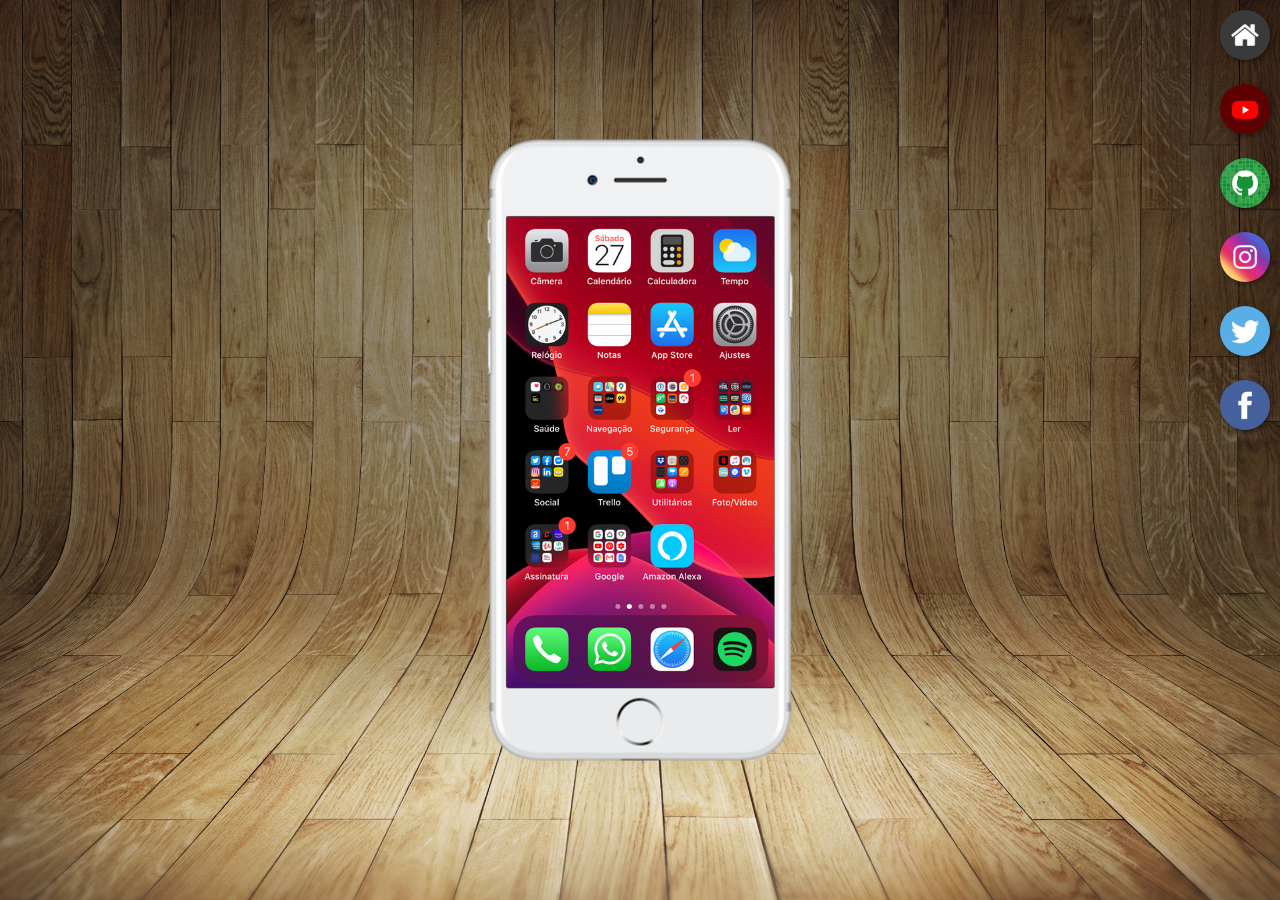
<file: index.html>
<!DOCTYPE html>
<html lang="pt-br">
<head>
    <meta charset="UTF-8">
    <meta http-equiv="X-UA-Compatible" content="IE=edge">
    <meta name="viewport" content="width=device-width, initial-scale=1.0">
    <title>Projeto Redes Sociais</title>
    <link rel="stylesheet" href="estilos/style.css">
</head>
<body>
    <main>
        <section id="telefone">
            <iframe src="home.html" name="tela" id="tela" frameborder="0"></iframe>
        </section>
        <section id="redes-sociais">
            <a href="home.html" target="tela"><img src="imagens/logo-home.jpg" alt=""></a><br>
            <a href="youtube.html" target="tela"><img src="imagens/logo-youtube.jpg" alt=""></a><br>
            <a href="github.html" target="tela"><img src="imagens/logo-github.jpg" alt=""></a><br>
            <a href="instagram.html" target="tela"><img src="imagens/logo-instagram.jpg" alt=""></a><br>
            <a href="twitter.html" target="tela"><img src="imagens/logo-twitter.jpg" alt=""></a><br>
            <a href="facebook.html" target="tela"><img src="imagens/logo-facebook.jpg" alt=""></a>
        </section>
    </main>
</body>
</html>
</file>
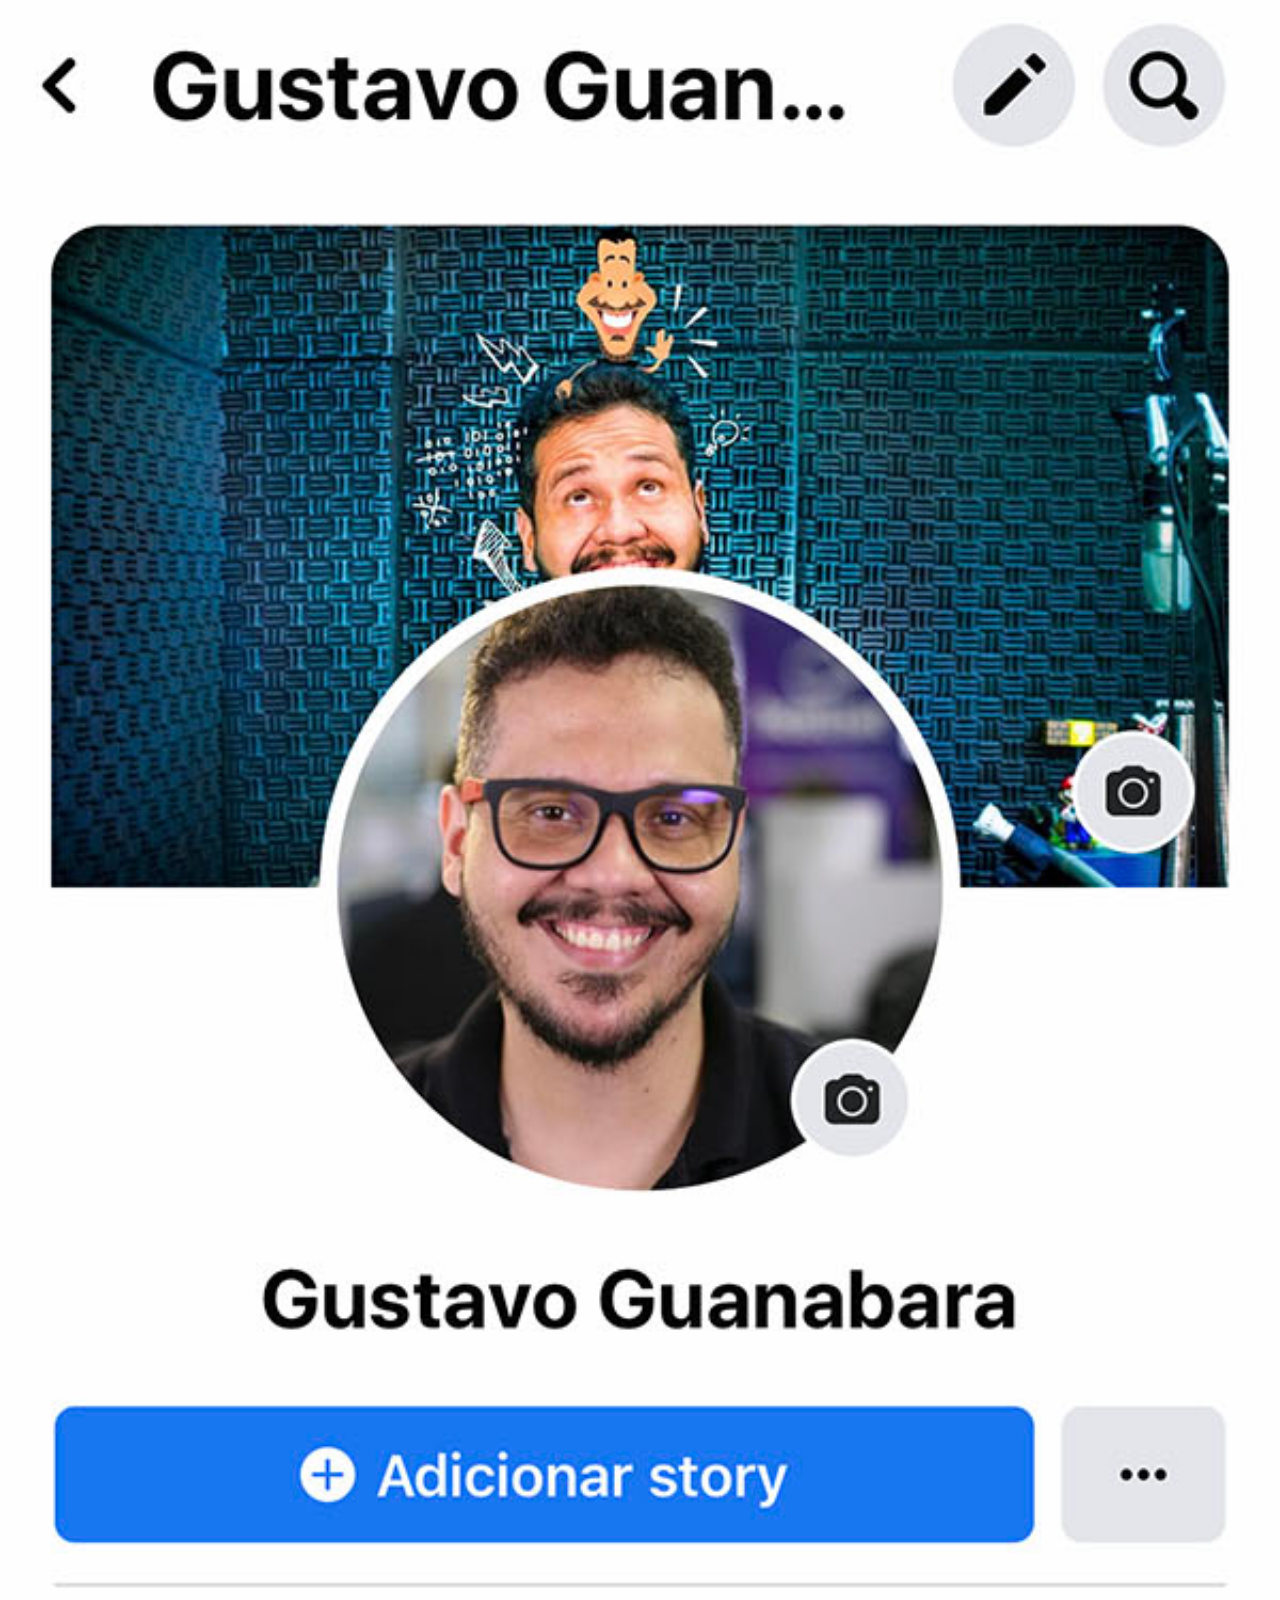
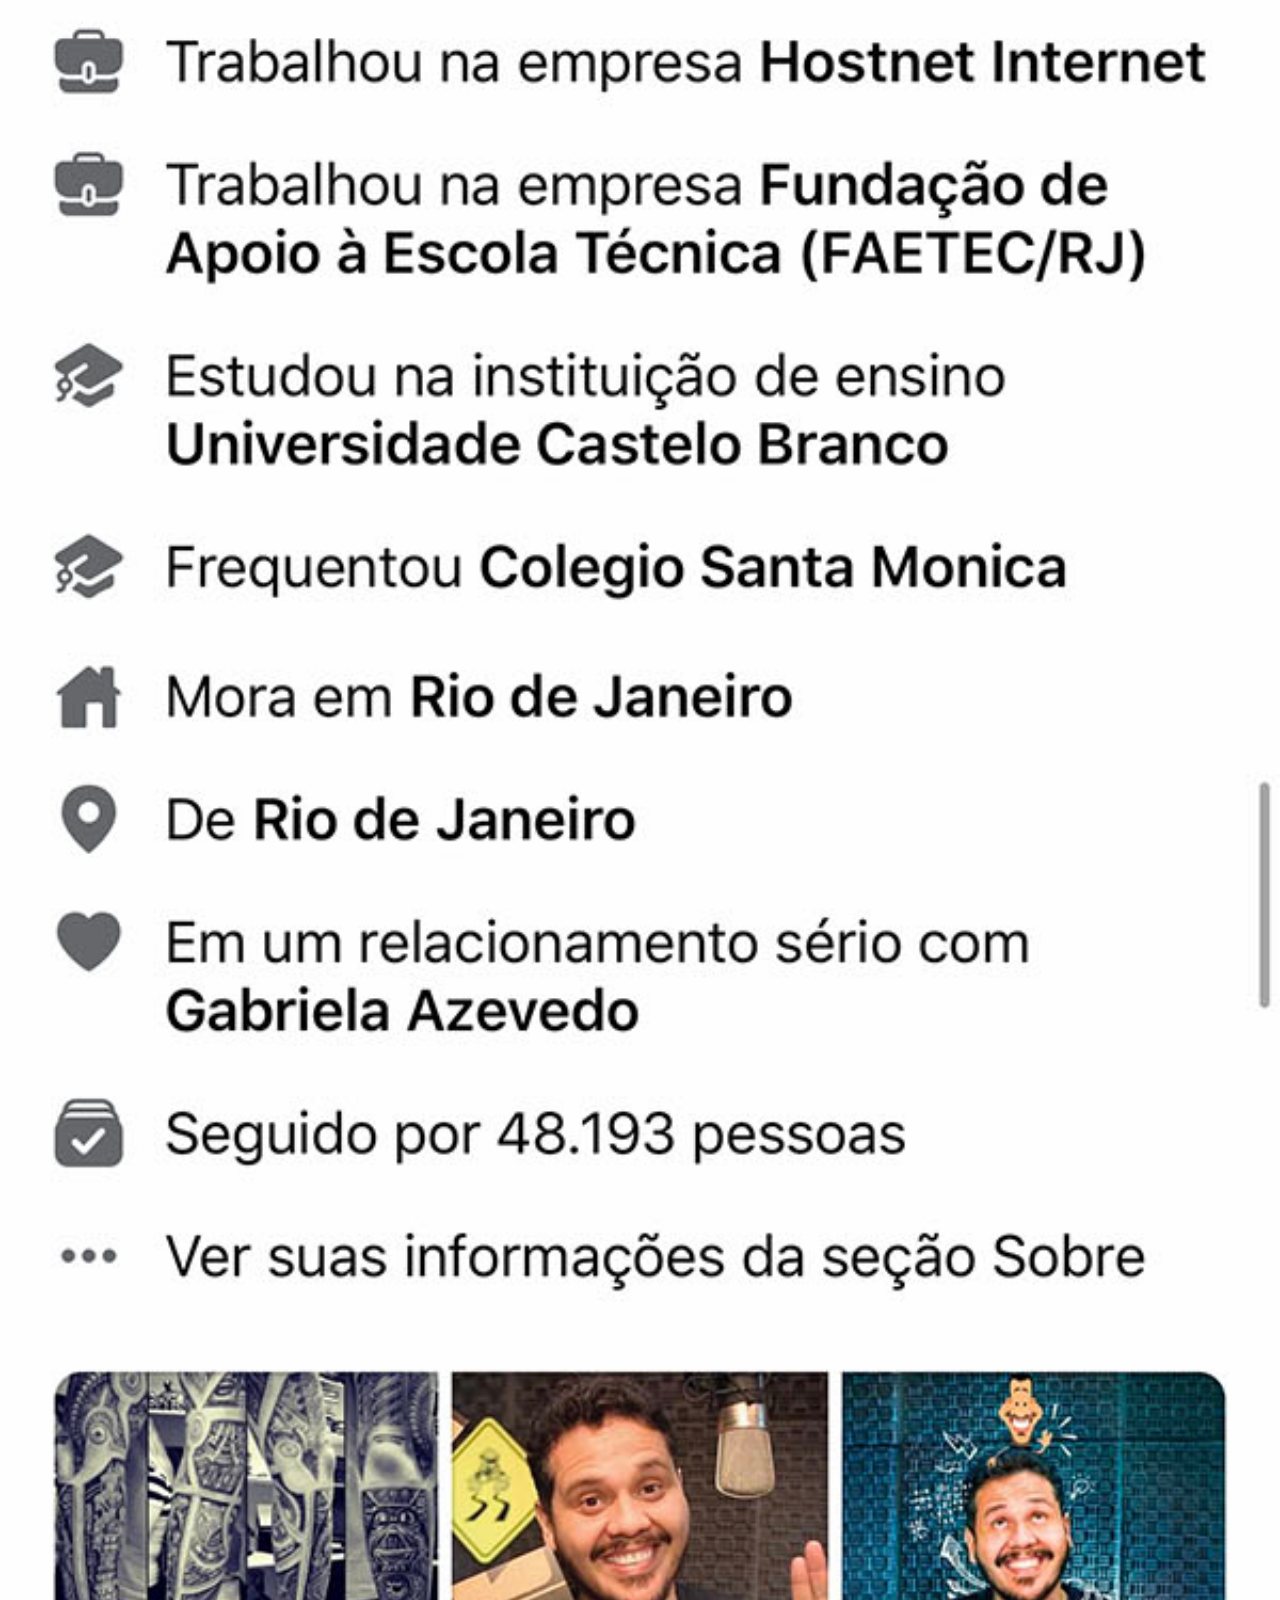
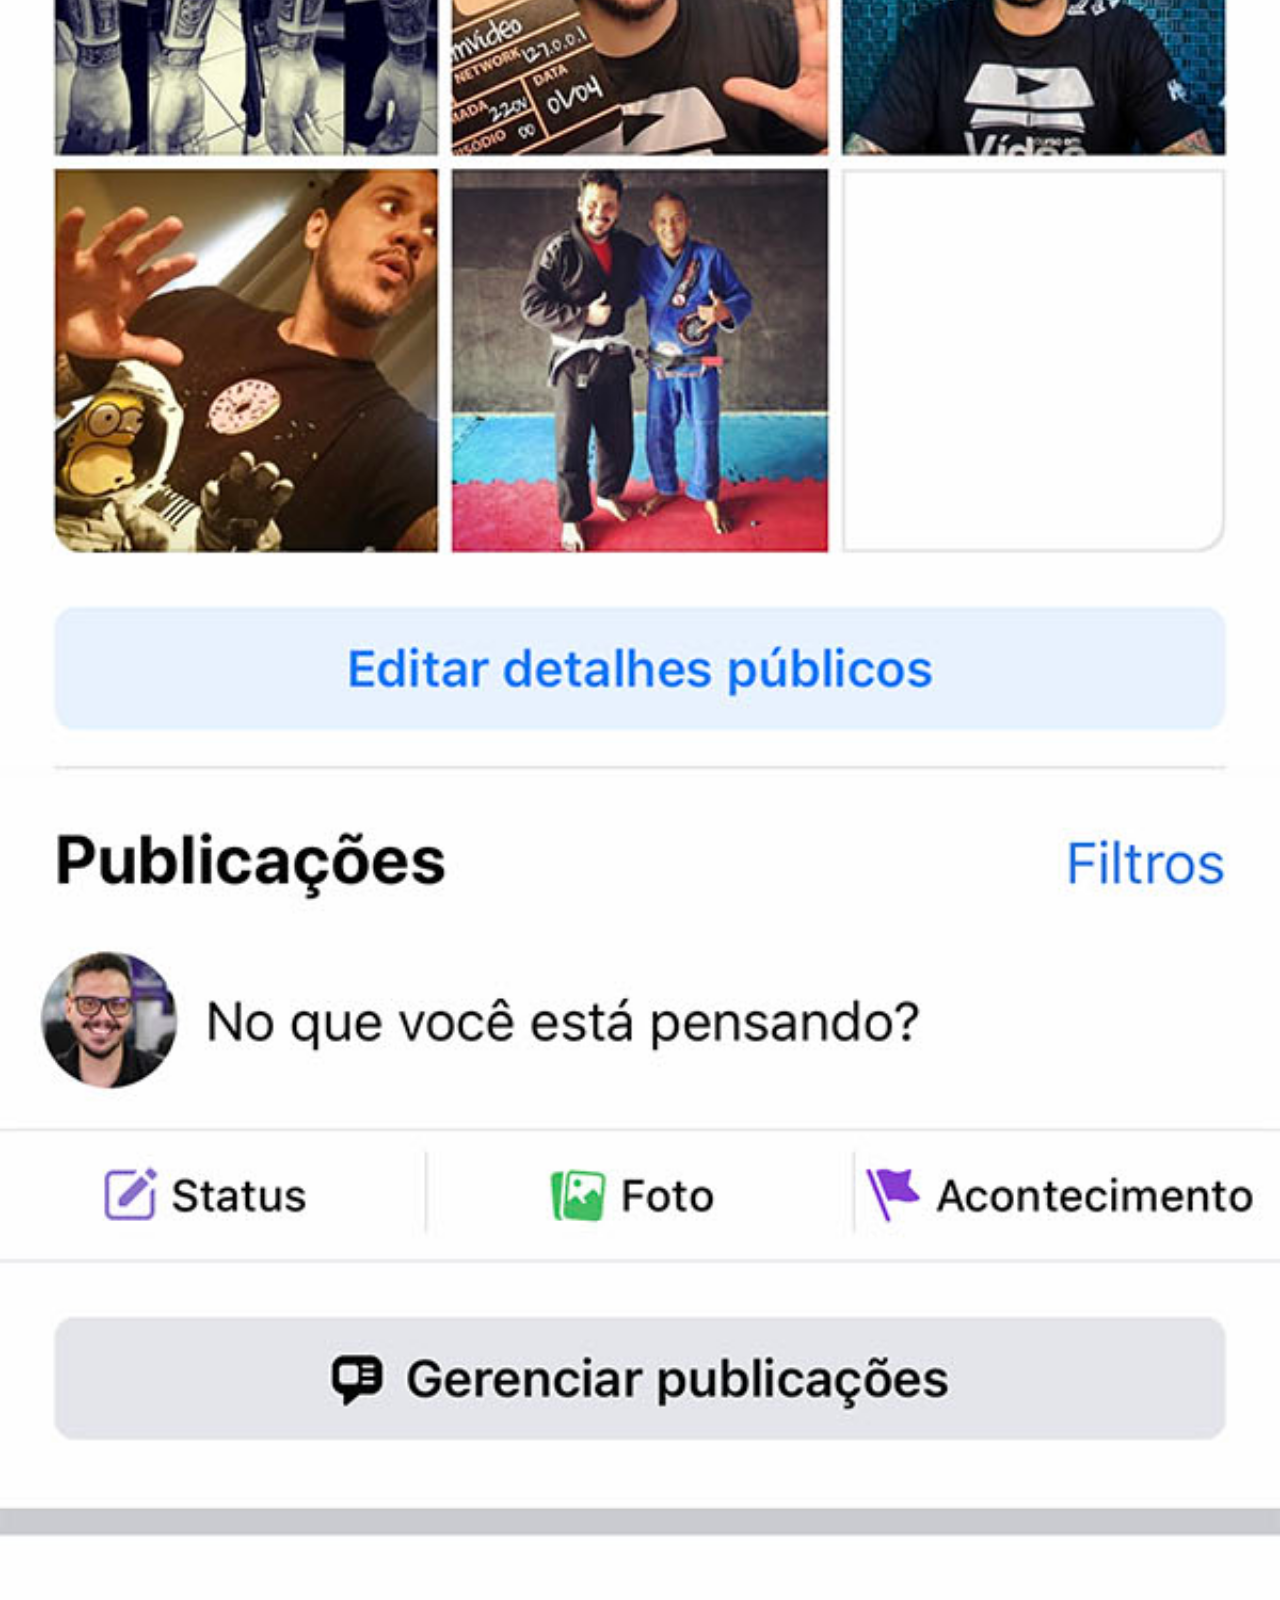
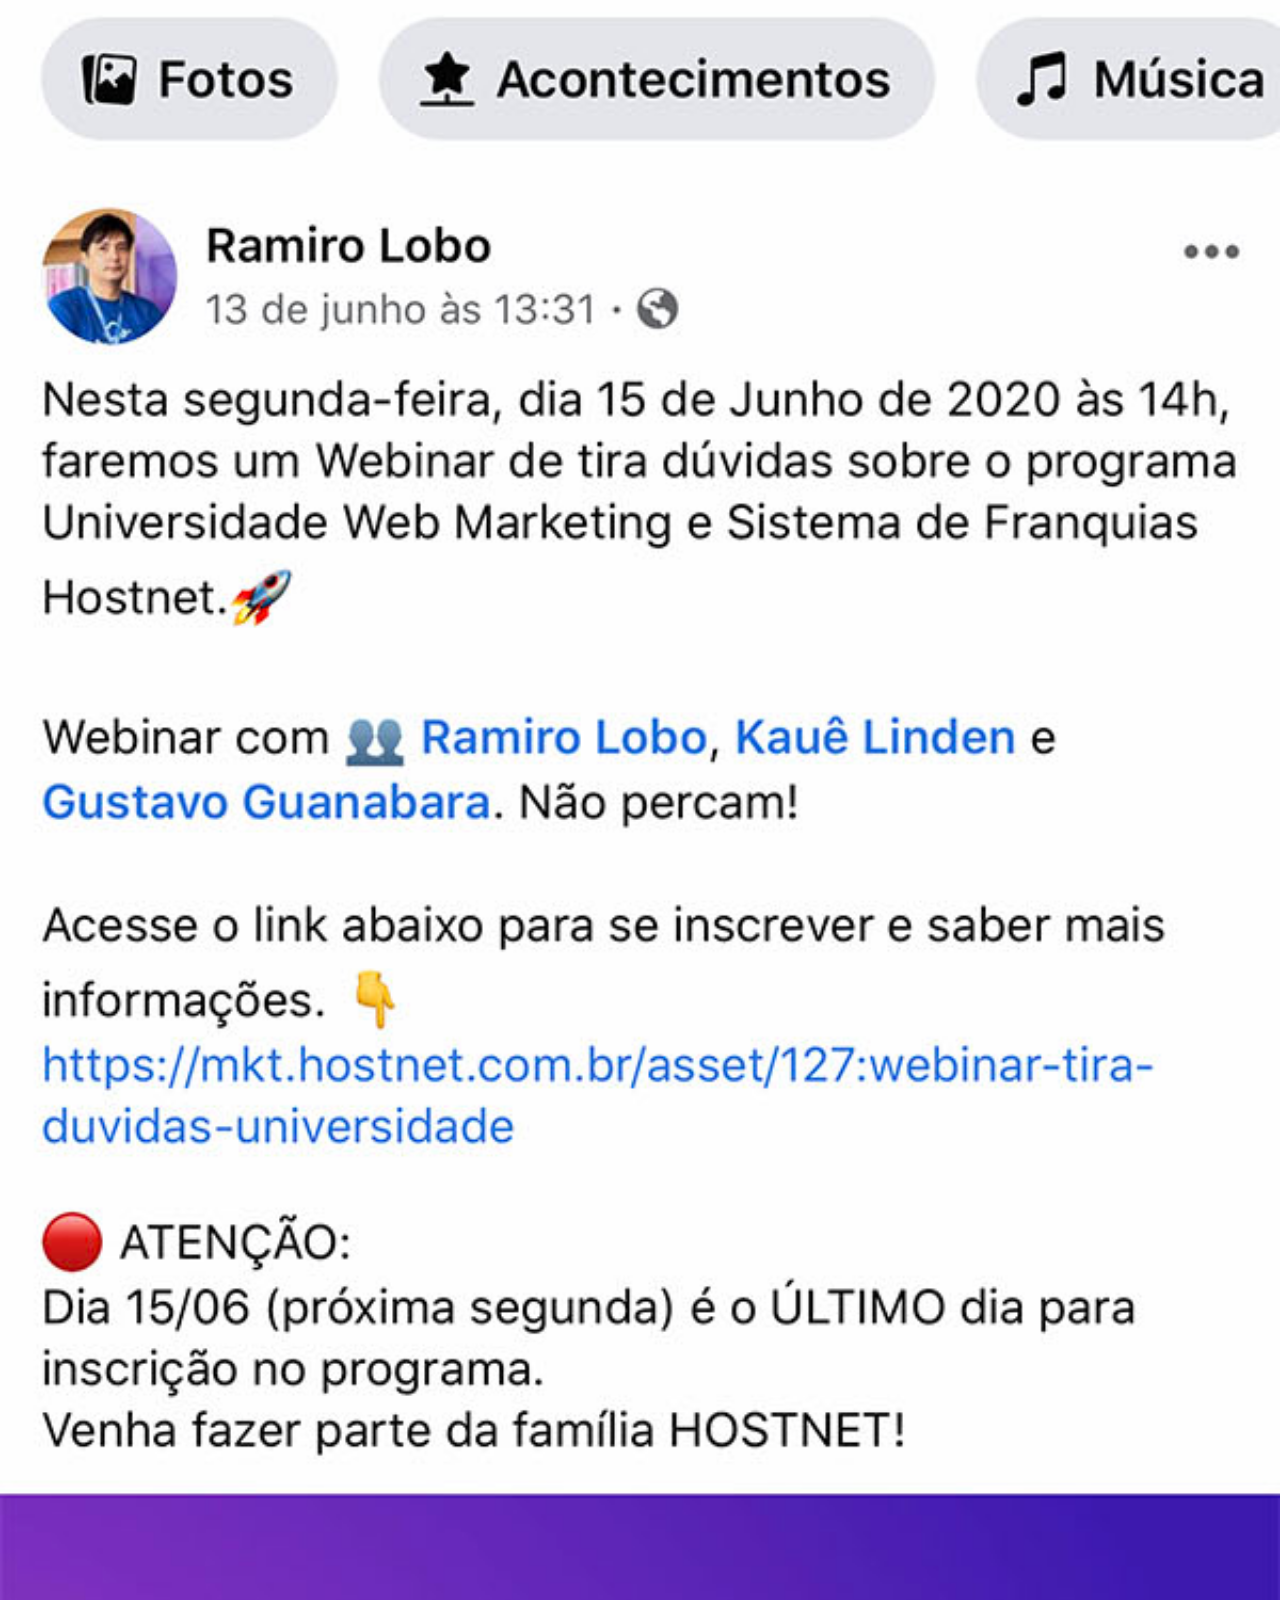
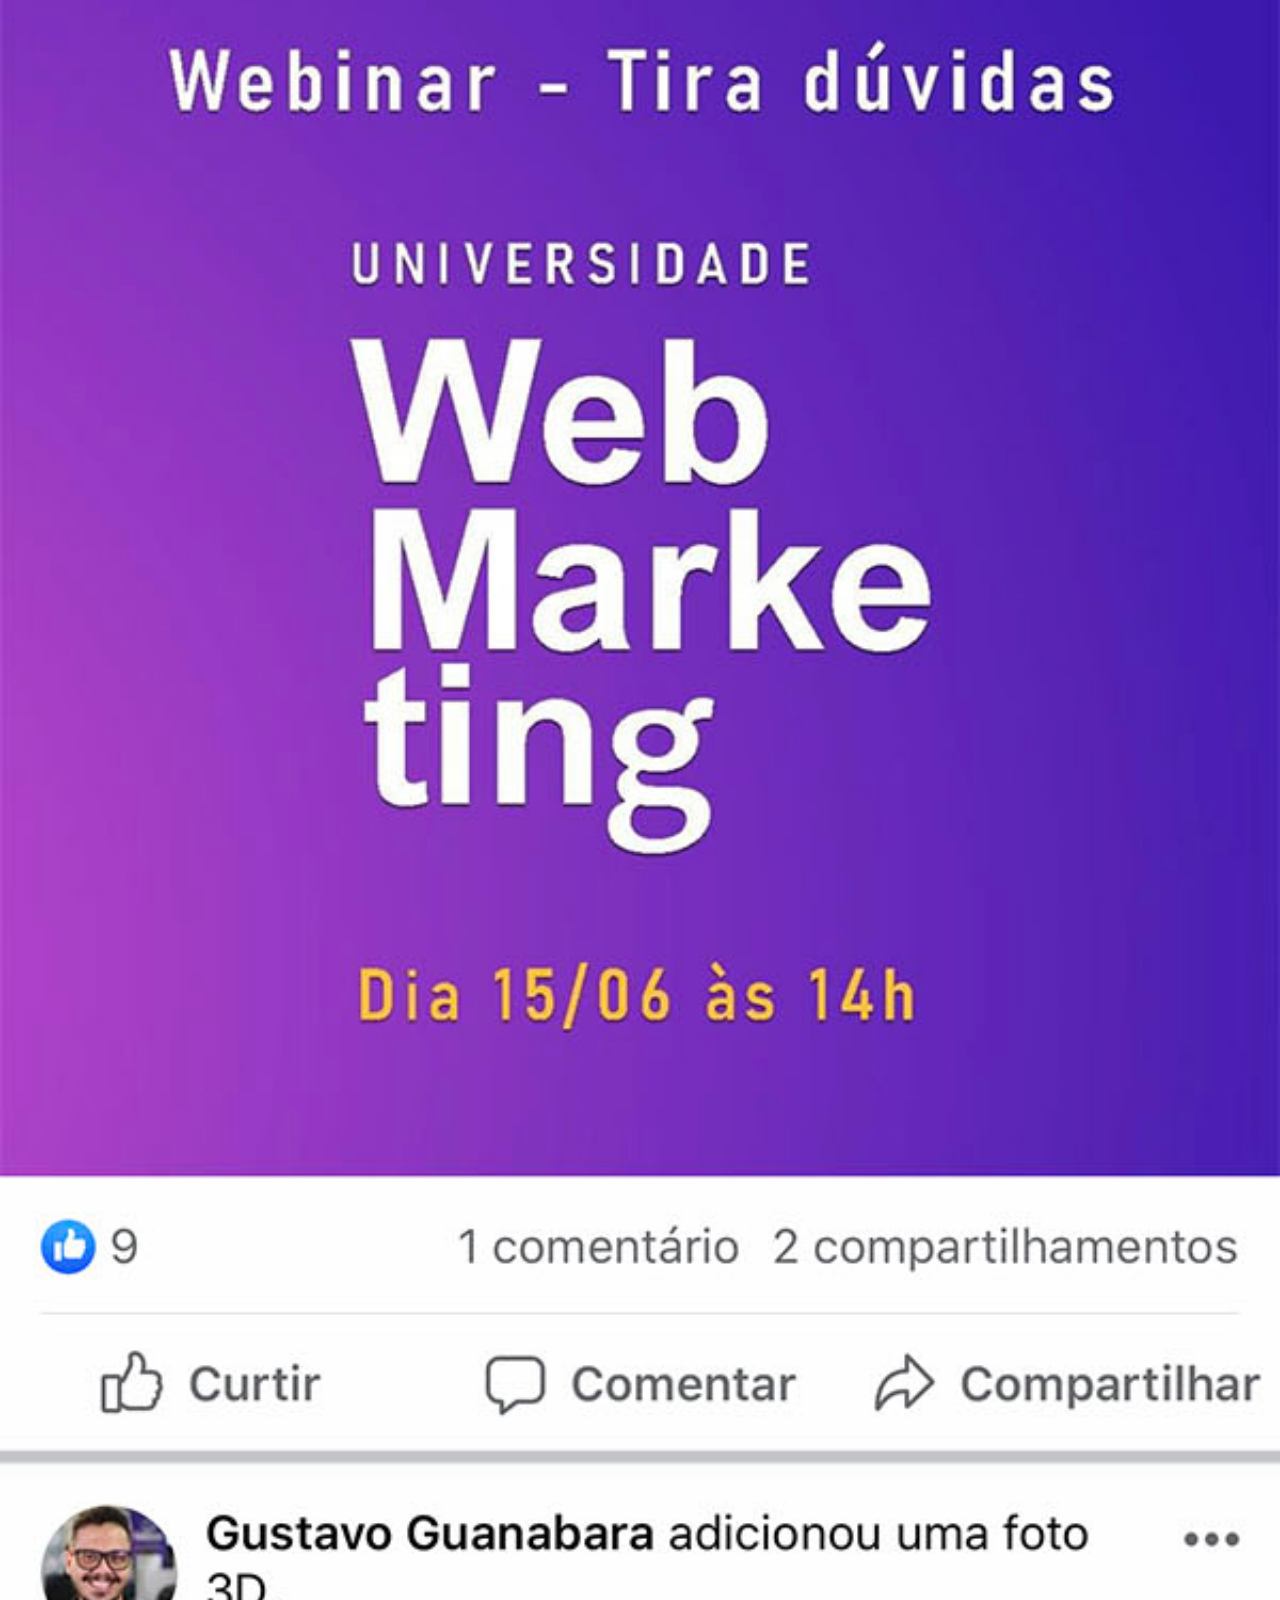
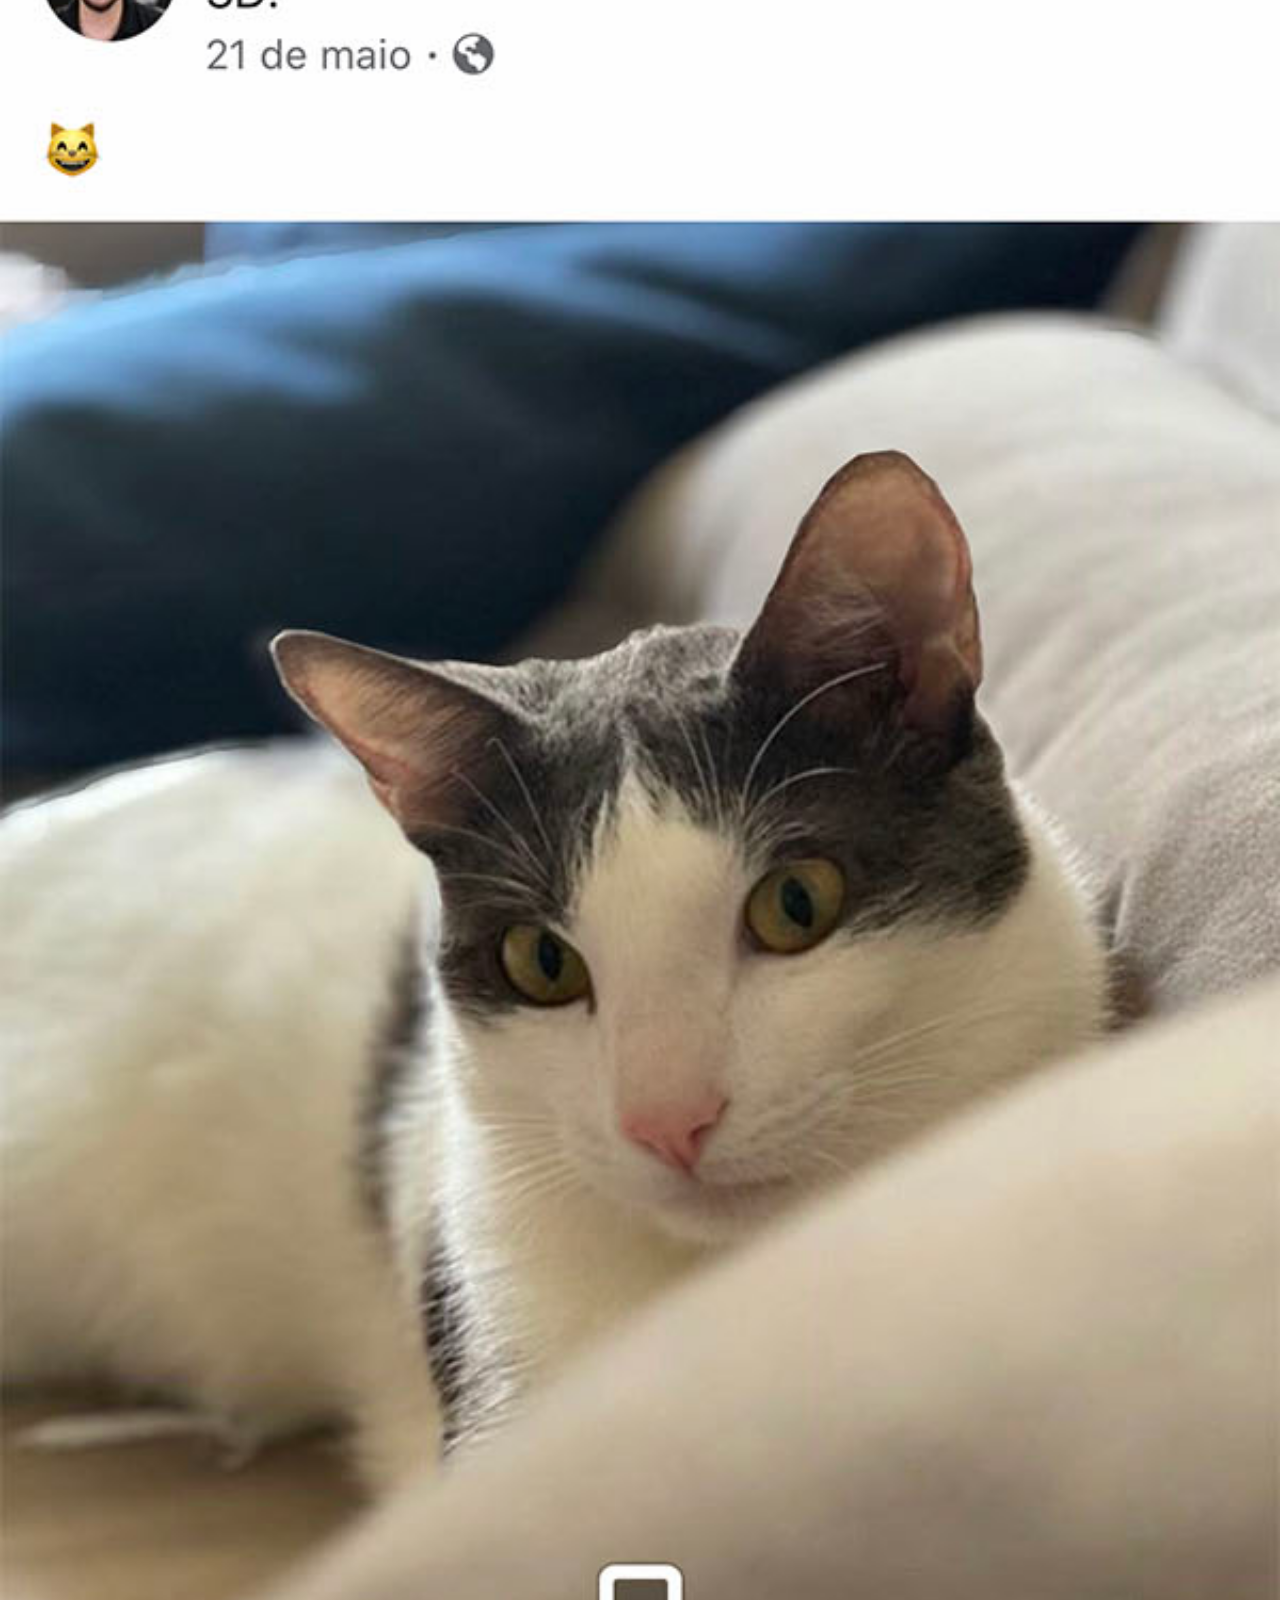
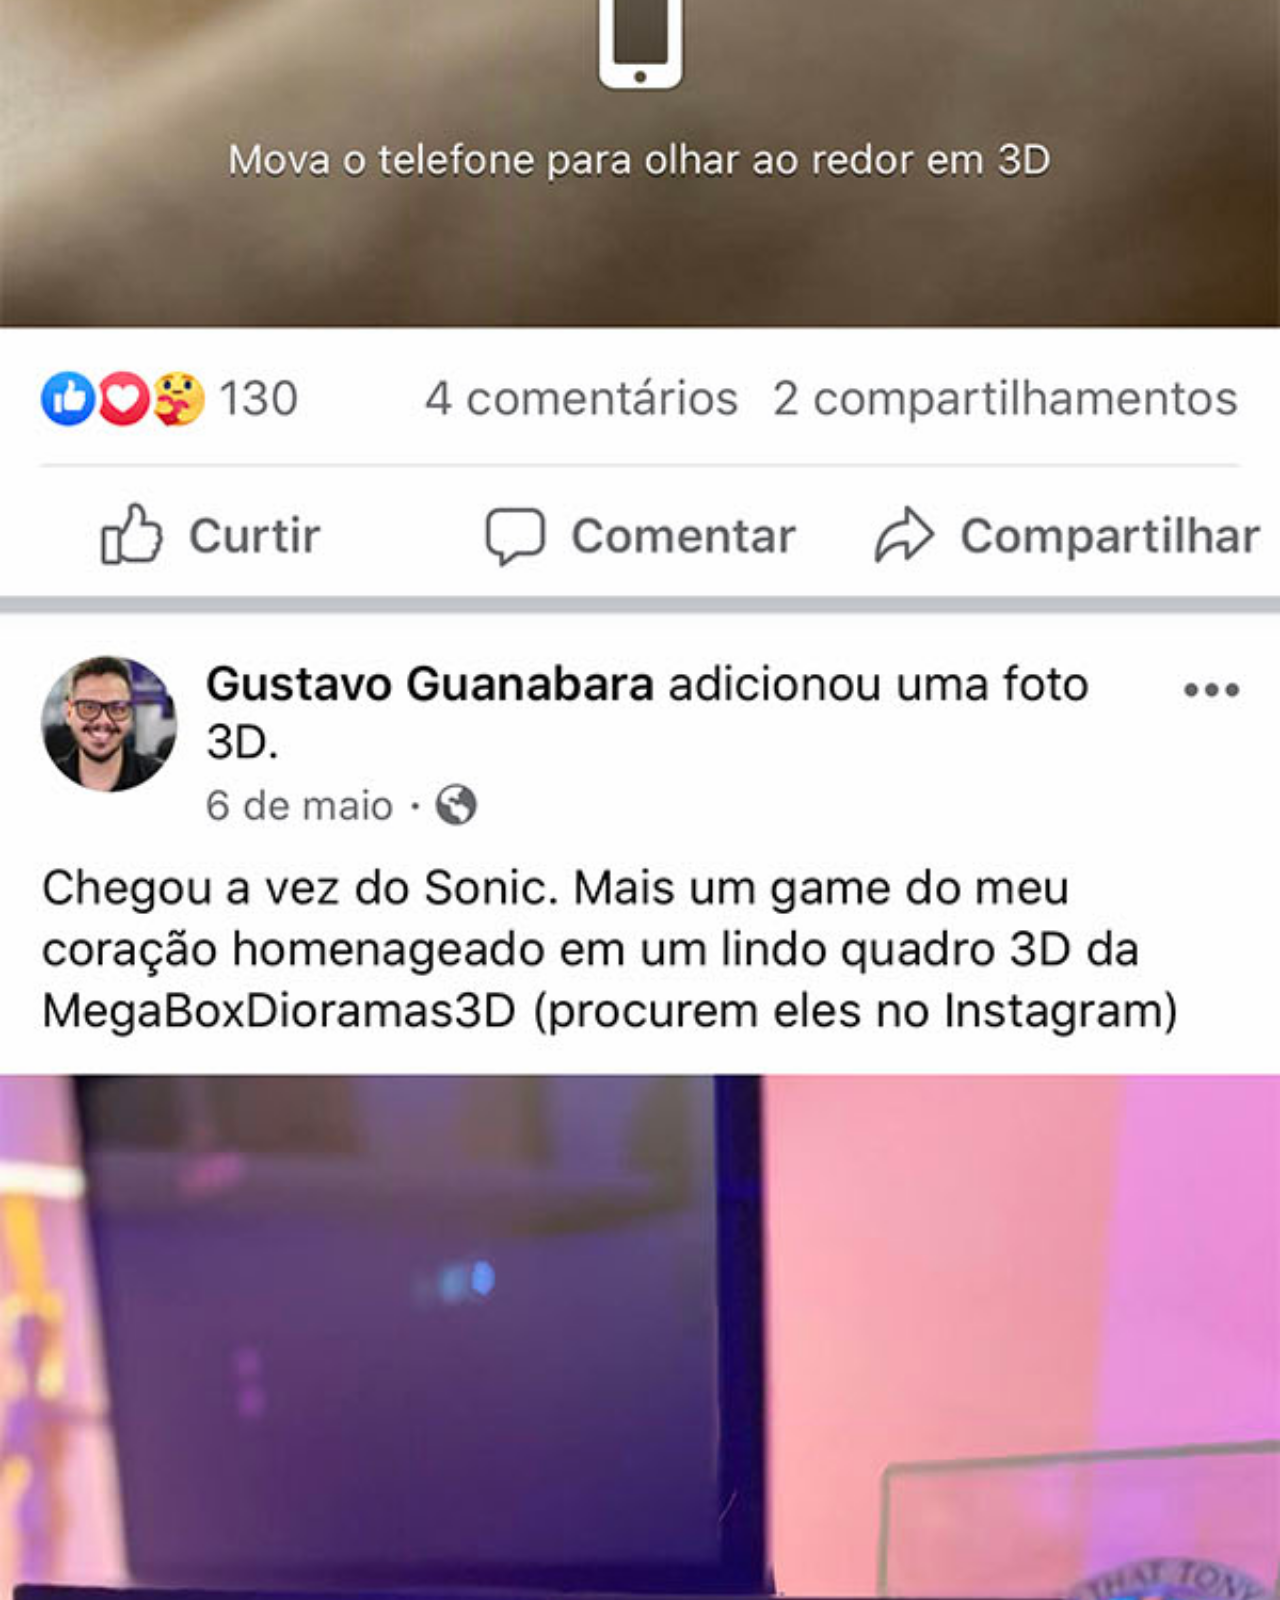
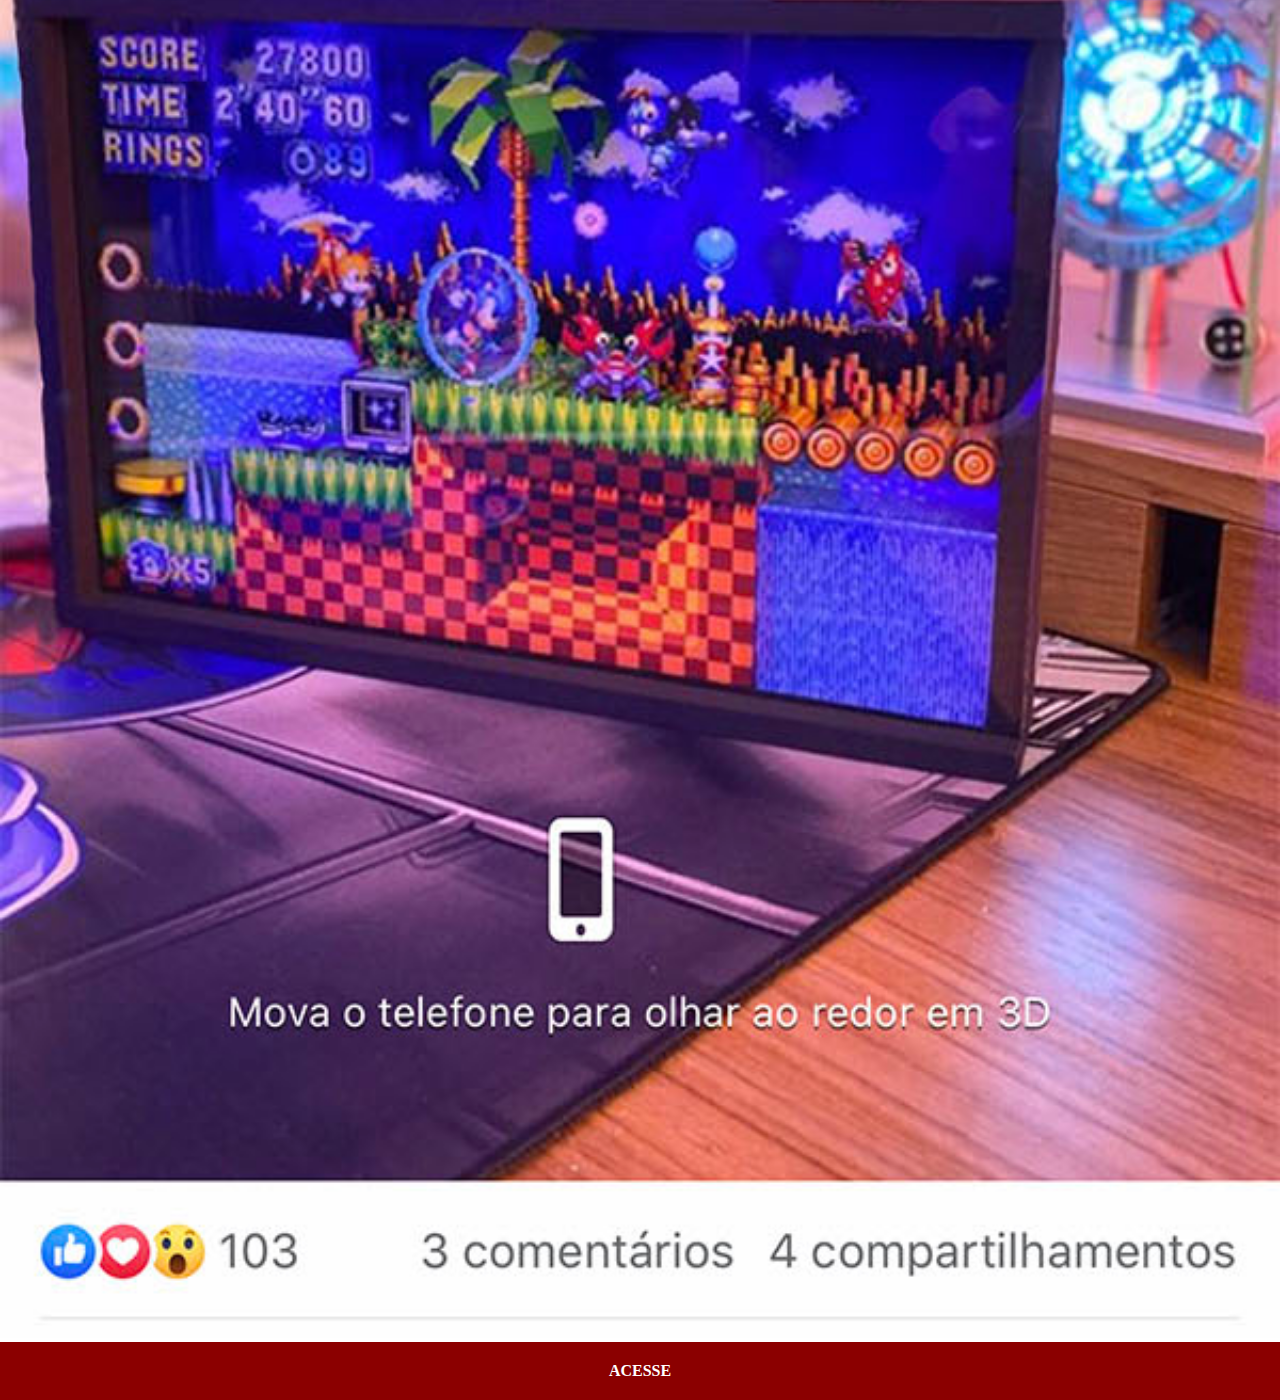
<file: facebook.html>
<!DOCTYPE html>
<html lang="pt-br">
<head>
    <meta charset="UTF-8">
    <meta http-equiv="X-UA-Compatible" content="IE=edge">
    <meta name="viewport" content="width=device-width, initial-scale=1.0">
    <title>Youtube</title>
    <link rel="stylesheet" href="estilos/social.css">
</head>
<body>
    <img src="imagens/tela-facebook.jpg" alt="">
    <a target="_blank" href="https://www.facebook.com">ACESSE</a>
</body>
</html>
</file>
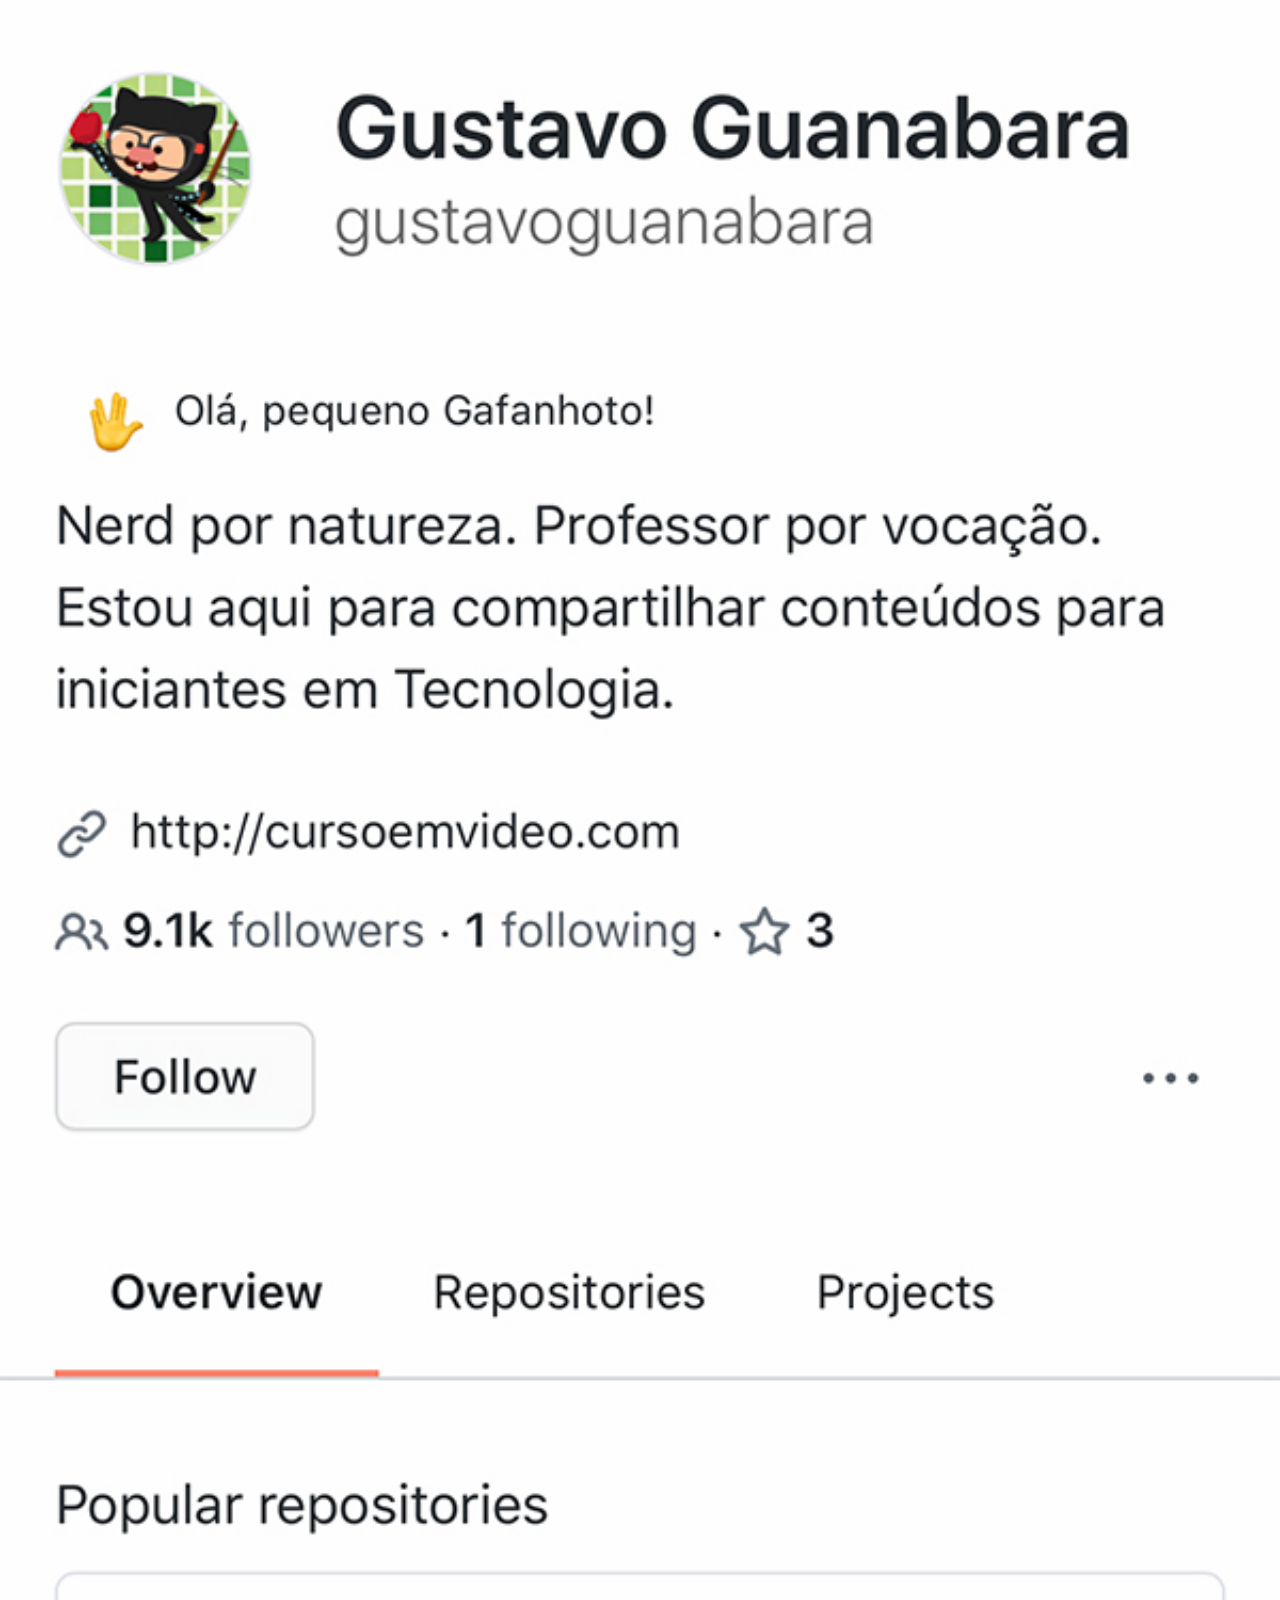
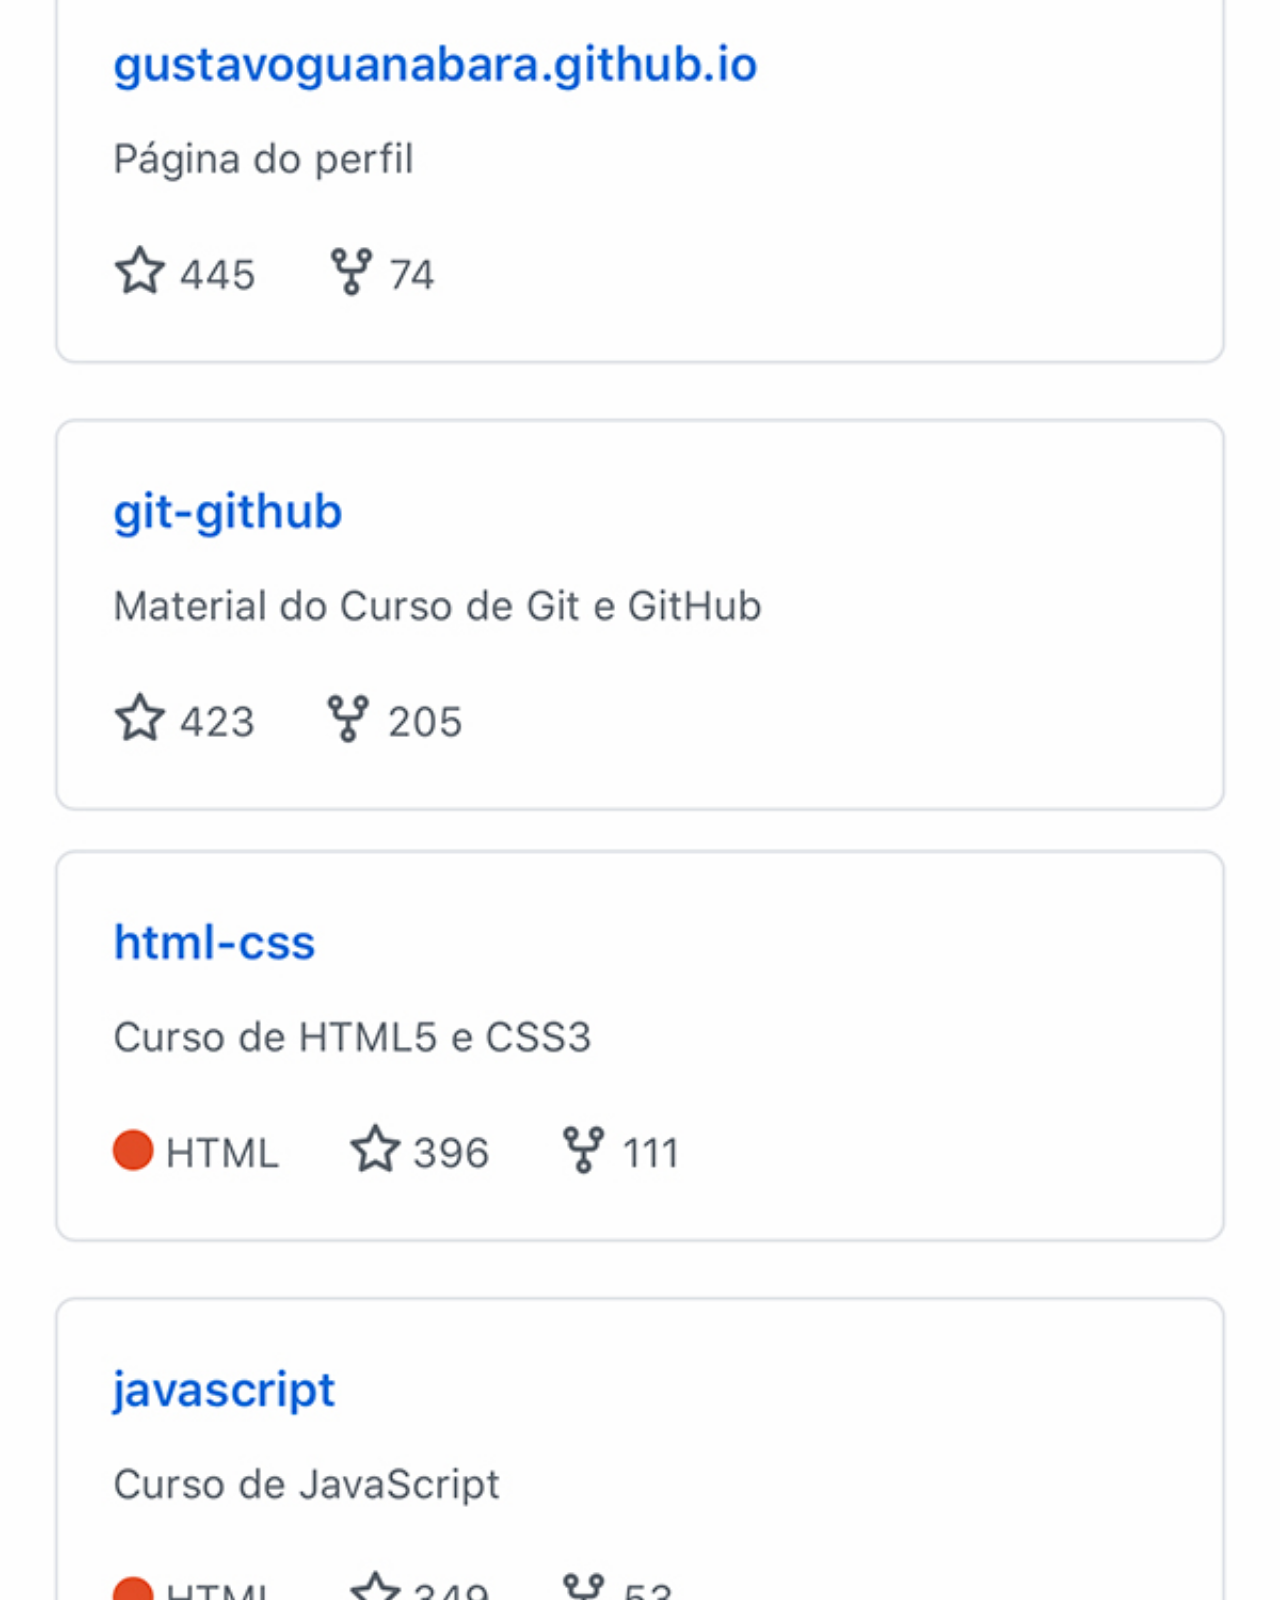
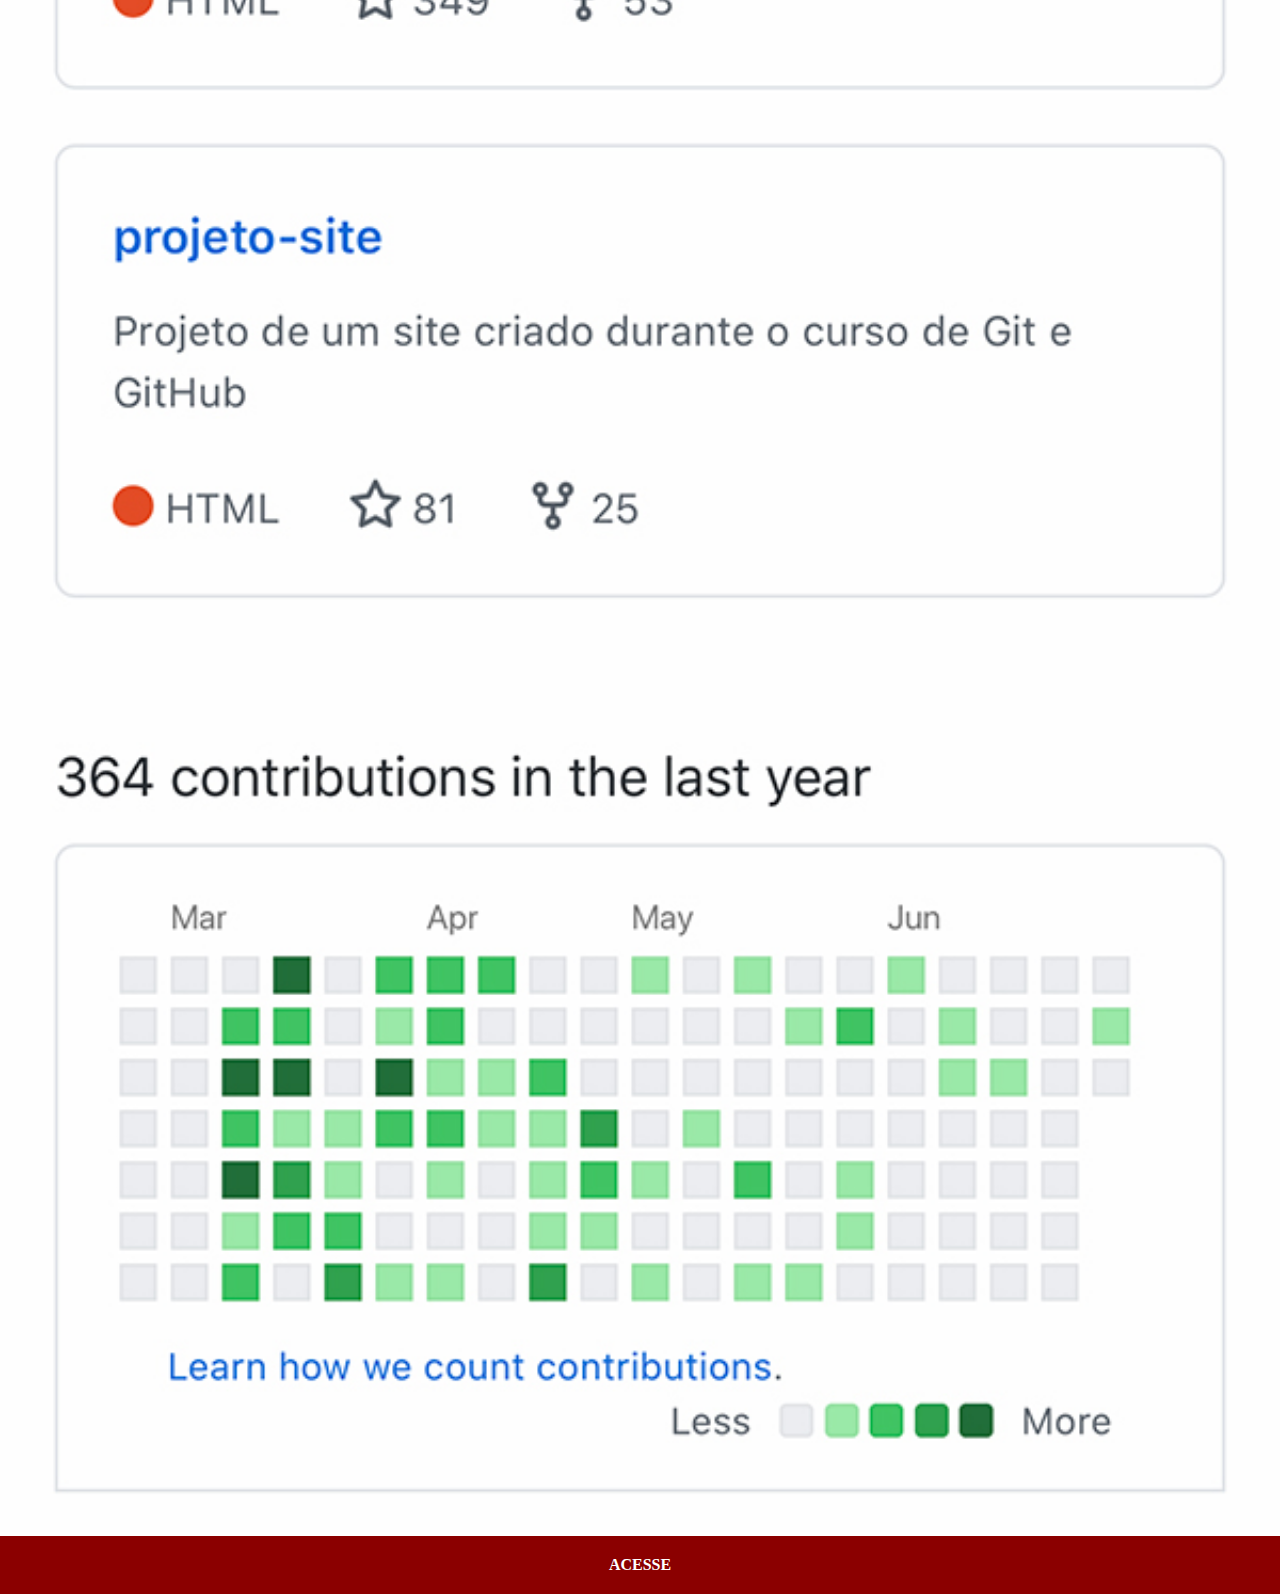
<file: github.html>
<!DOCTYPE html>
<html lang="pt-br">
<head>
    <meta charset="UTF-8">
    <meta http-equiv="X-UA-Compatible" content="IE=edge">
    <meta name="viewport" content="width=device-width, initial-scale=1.0">
    <title>Youtube</title>
    <link rel="stylesheet" href="estilos/social.css">
</head>
<body>
    <img src="imagens/tela-github.jpg" alt="">
    <a target="_blank" href="https://github.com/arthurcerqueirm">ACESSE</a>
</body>
</html>
</file>
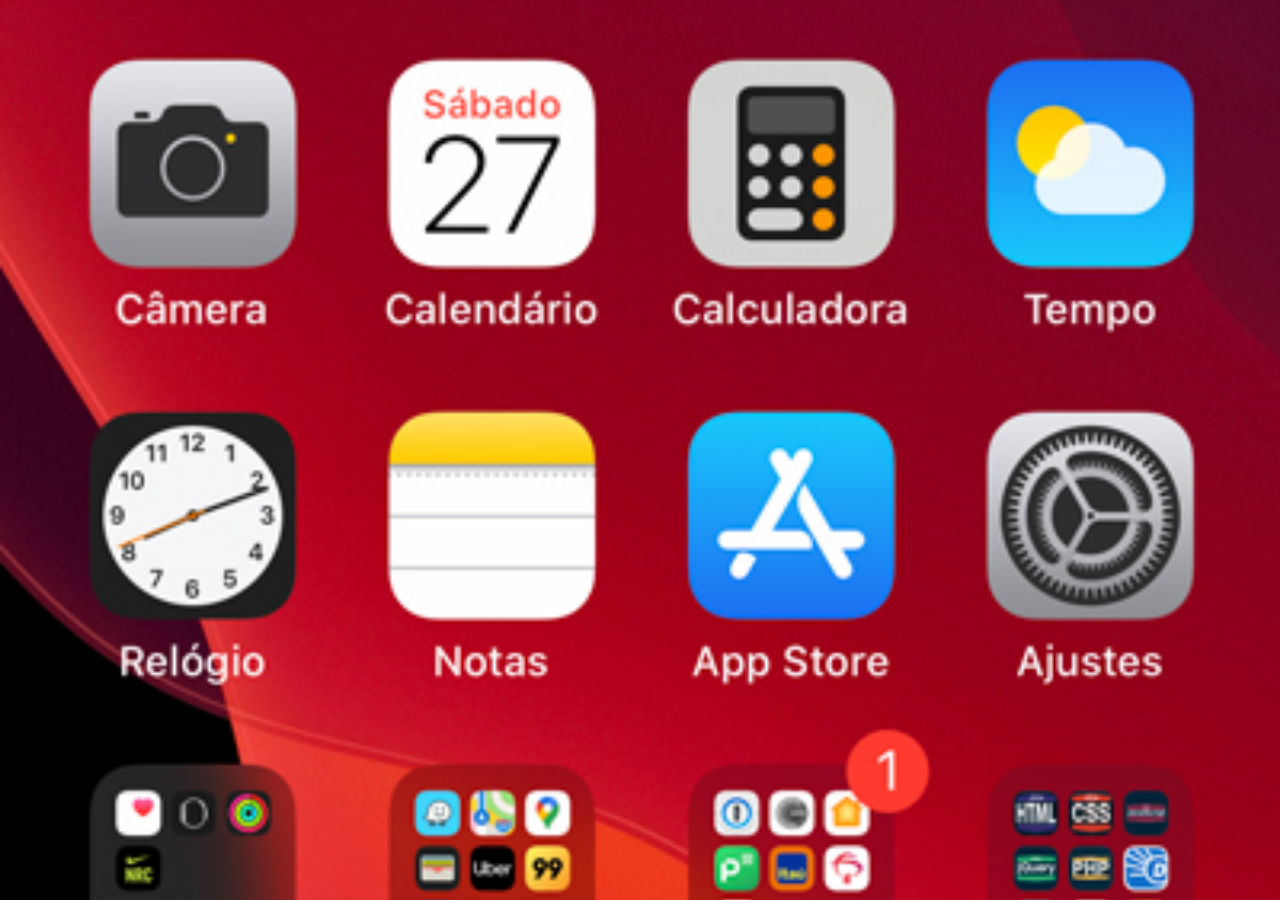
<file: home.html>
<!DOCTYPE html>
<html lang="pt-br">
<head>
    <meta charset="UTF-8">
    <meta http-equiv="X-UA-Compatible" content="IE=edge">
    <meta name="viewport" content="width=device-width, initial-scale=1.0">
    <title>Home</title>
    <style>
        *{
            margin: 0px;
            padding: 0px;
        }

        body{
            width: 100vw;
            height: 100vh;
            background: black url(imagens/tela-home.jpg) no-repeat top center;
            background-size: cover;
        }
    </style>
</head>
<body>
    
</body>
</html>
</file>
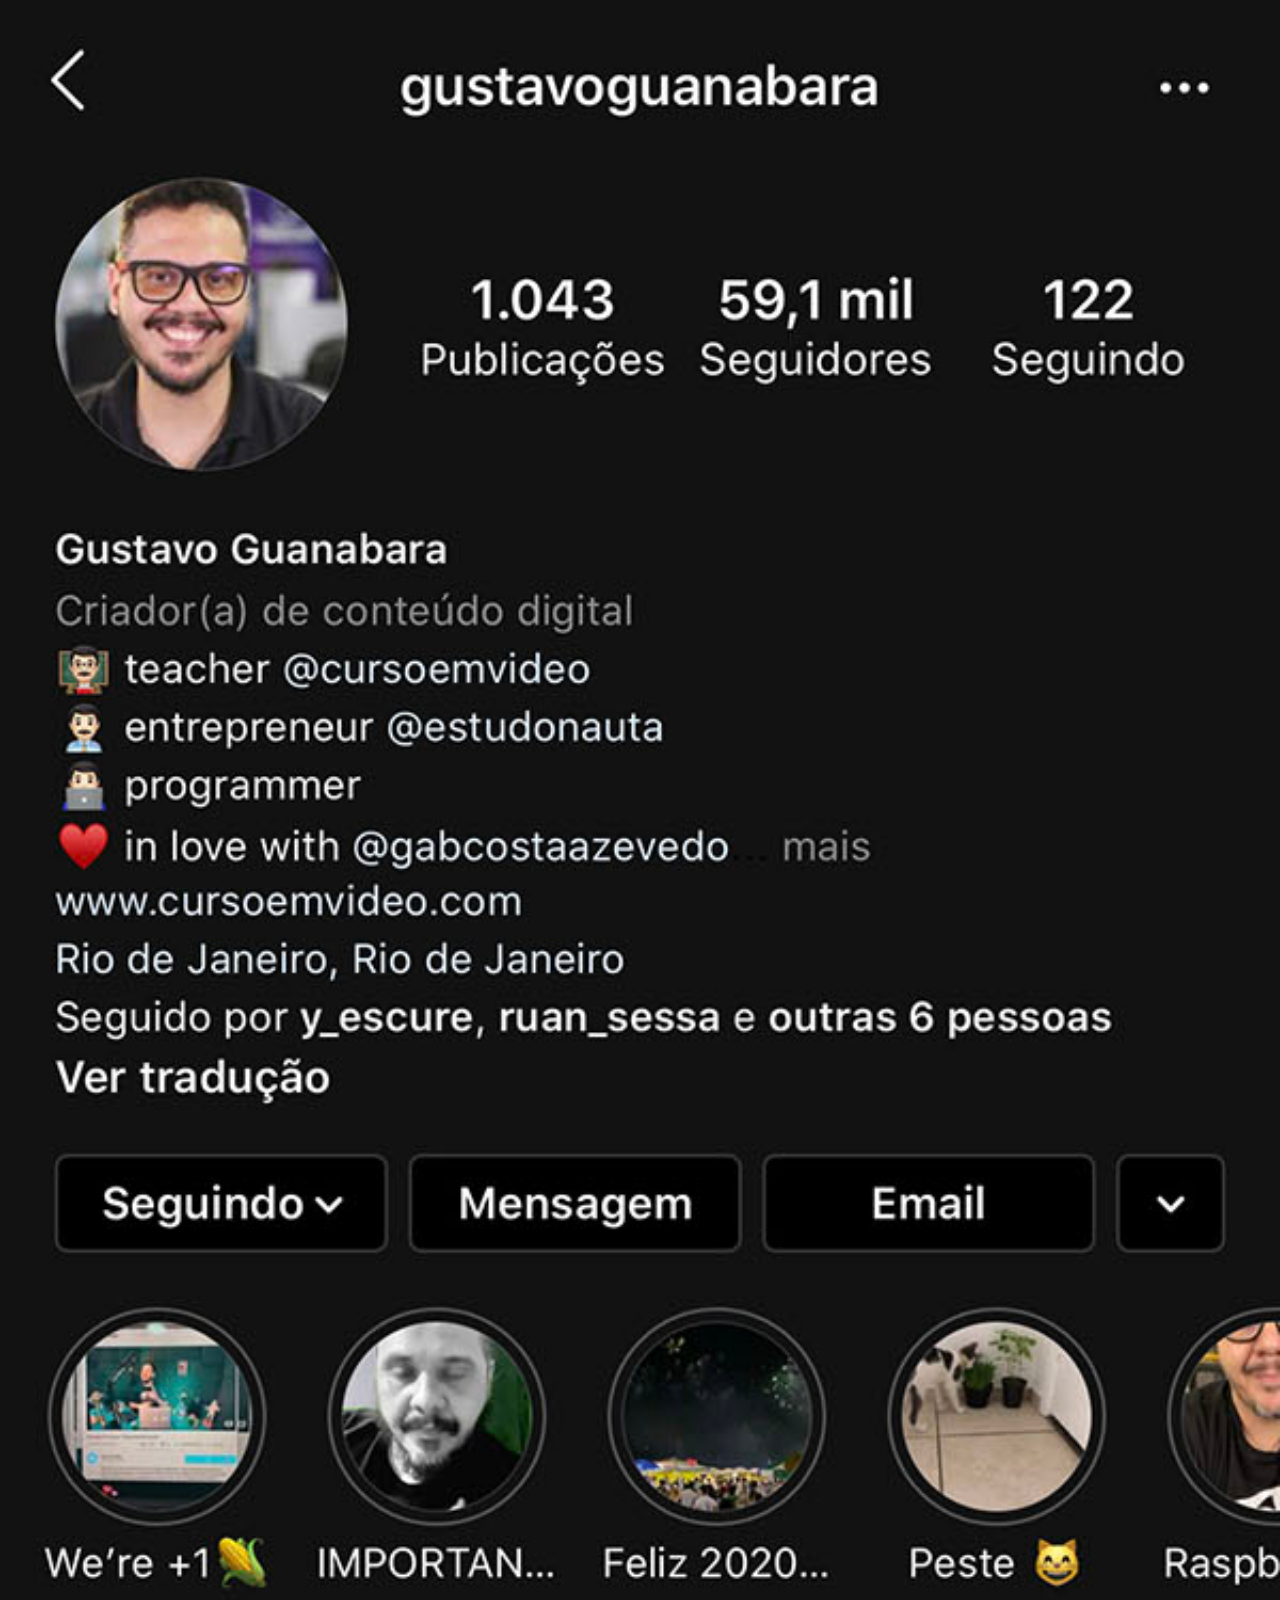
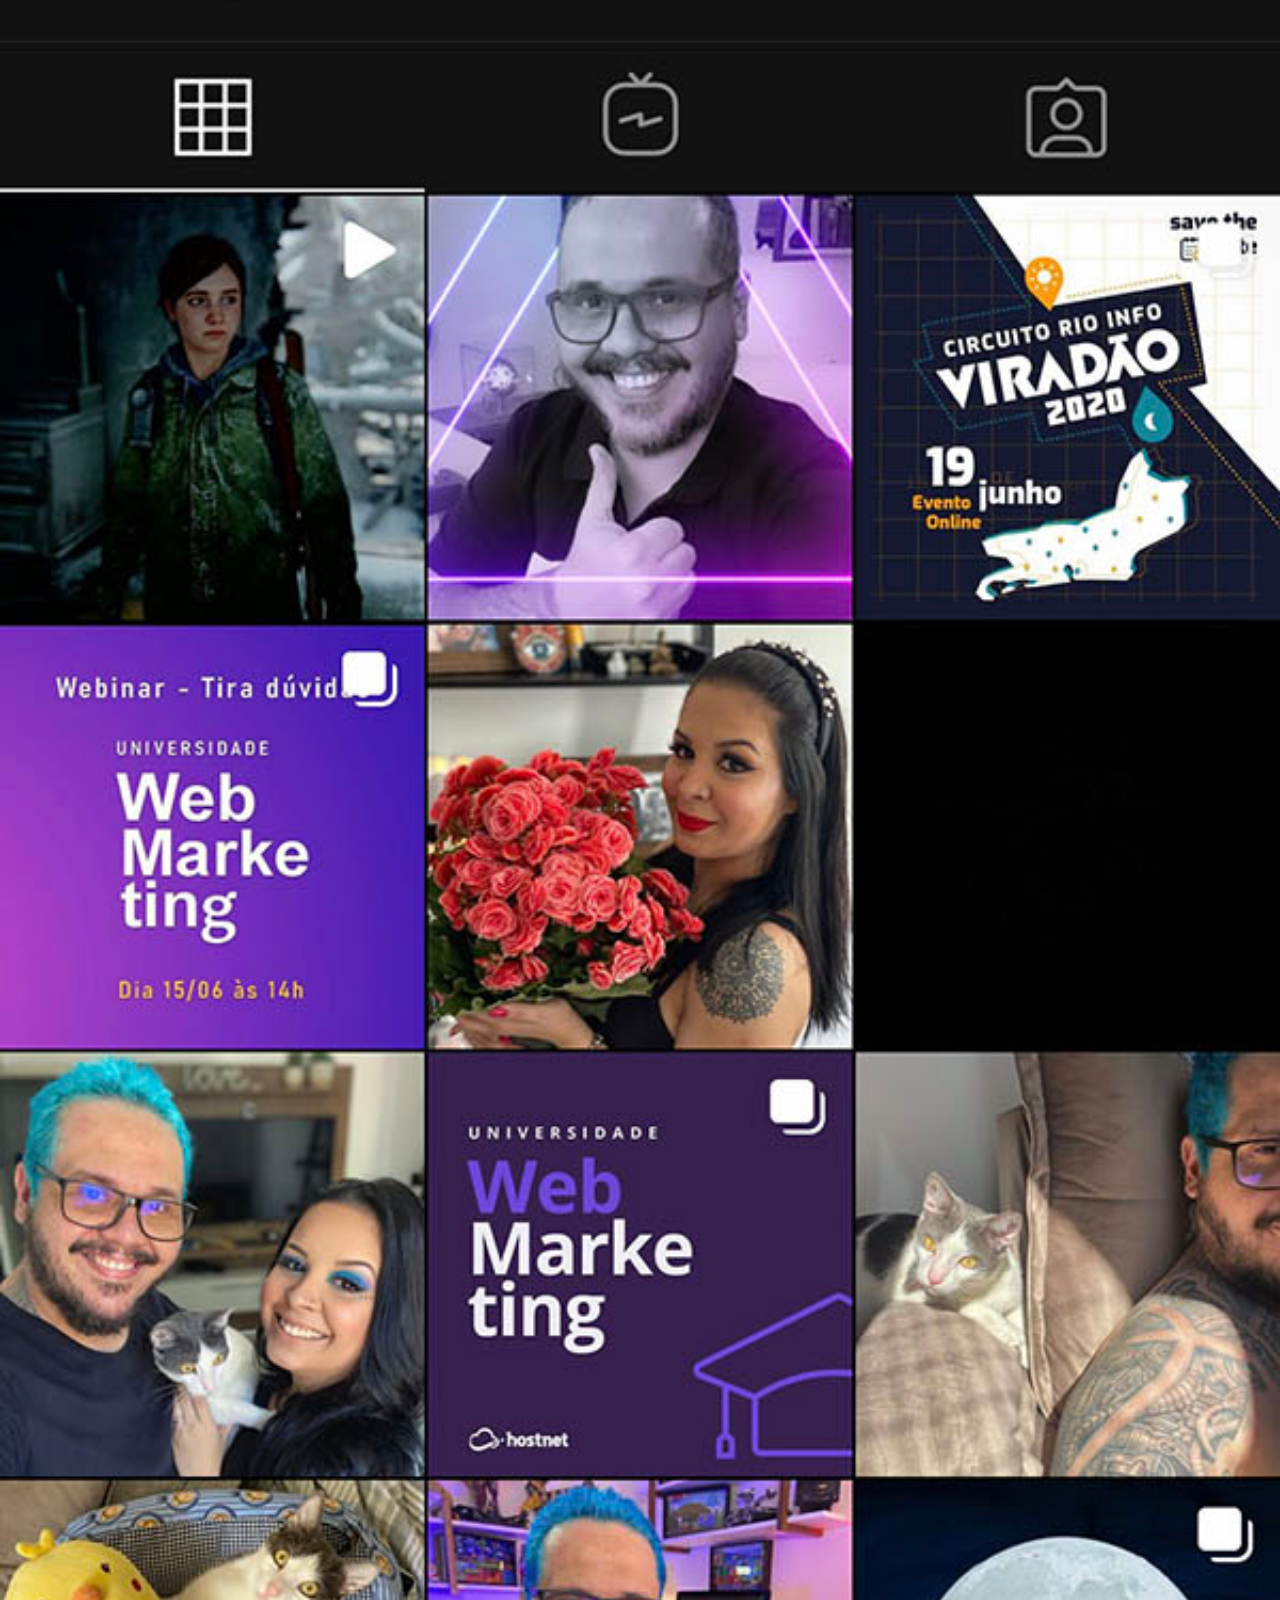
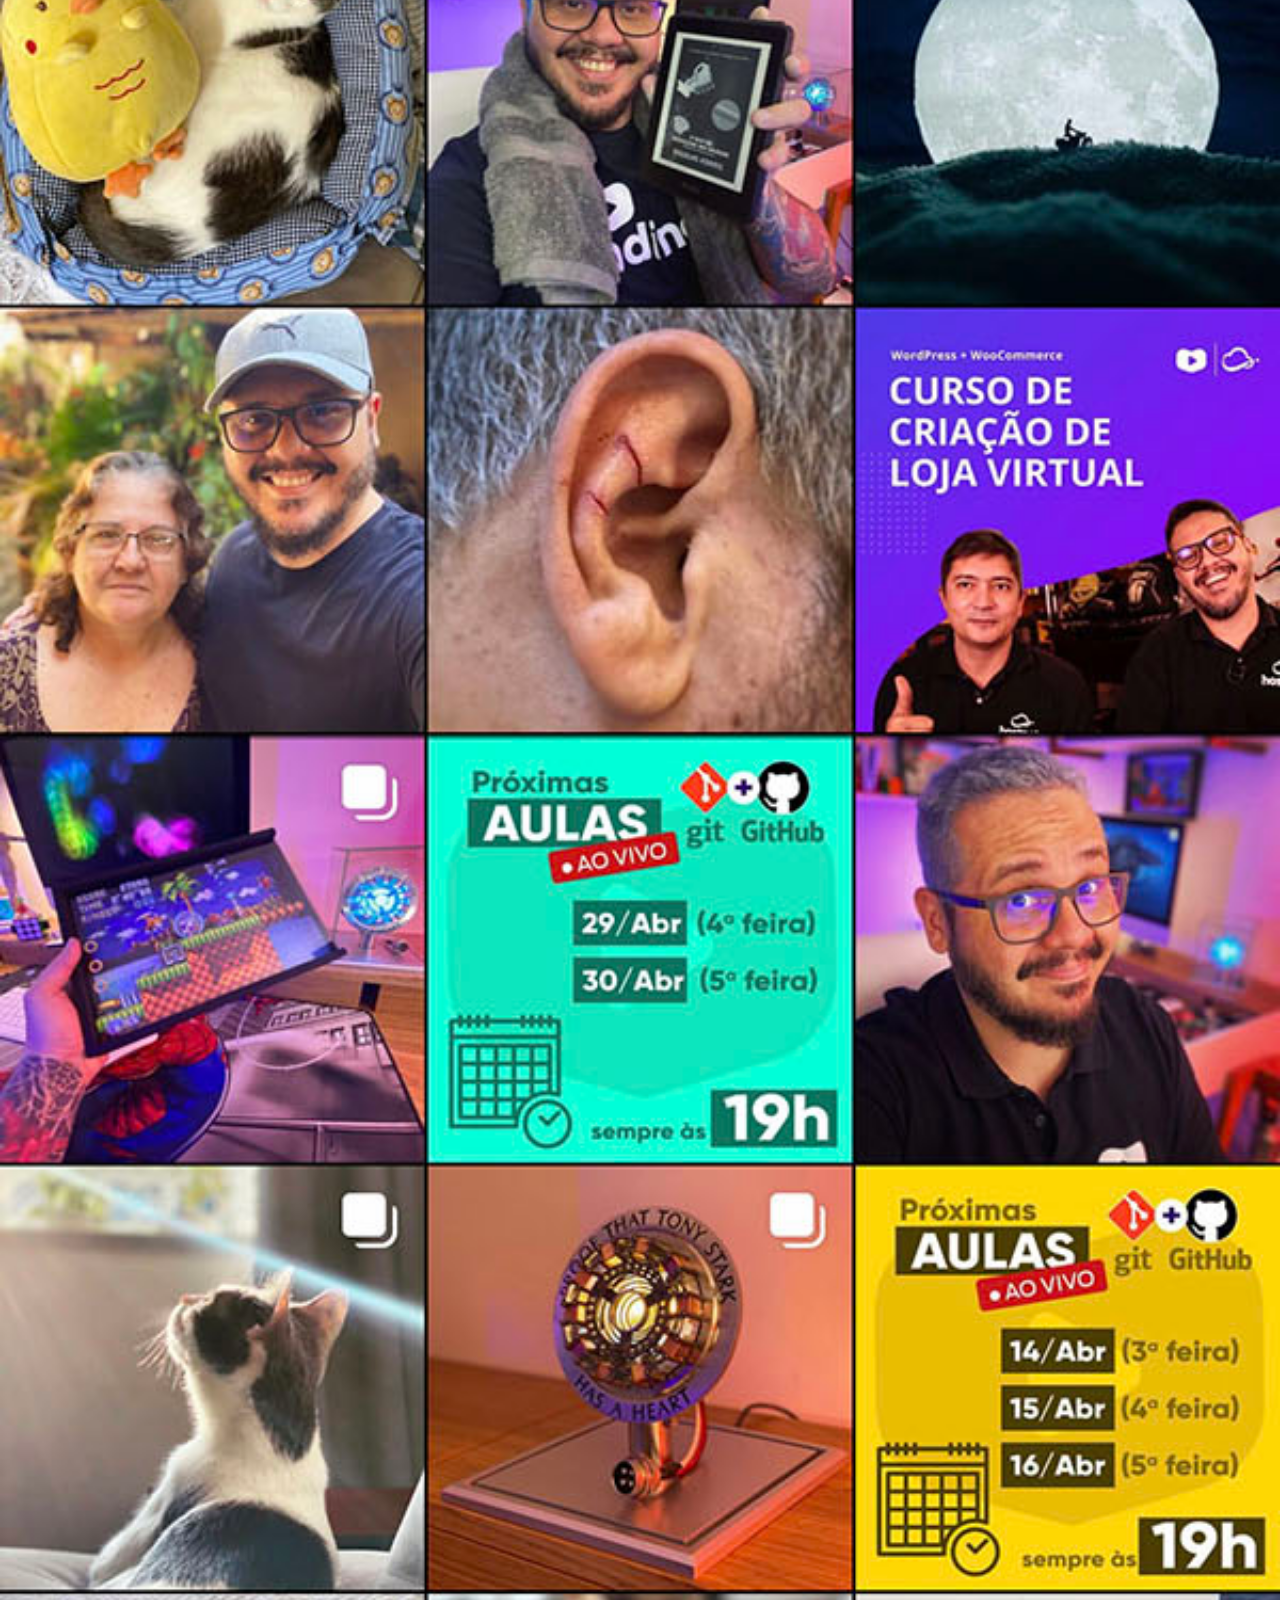
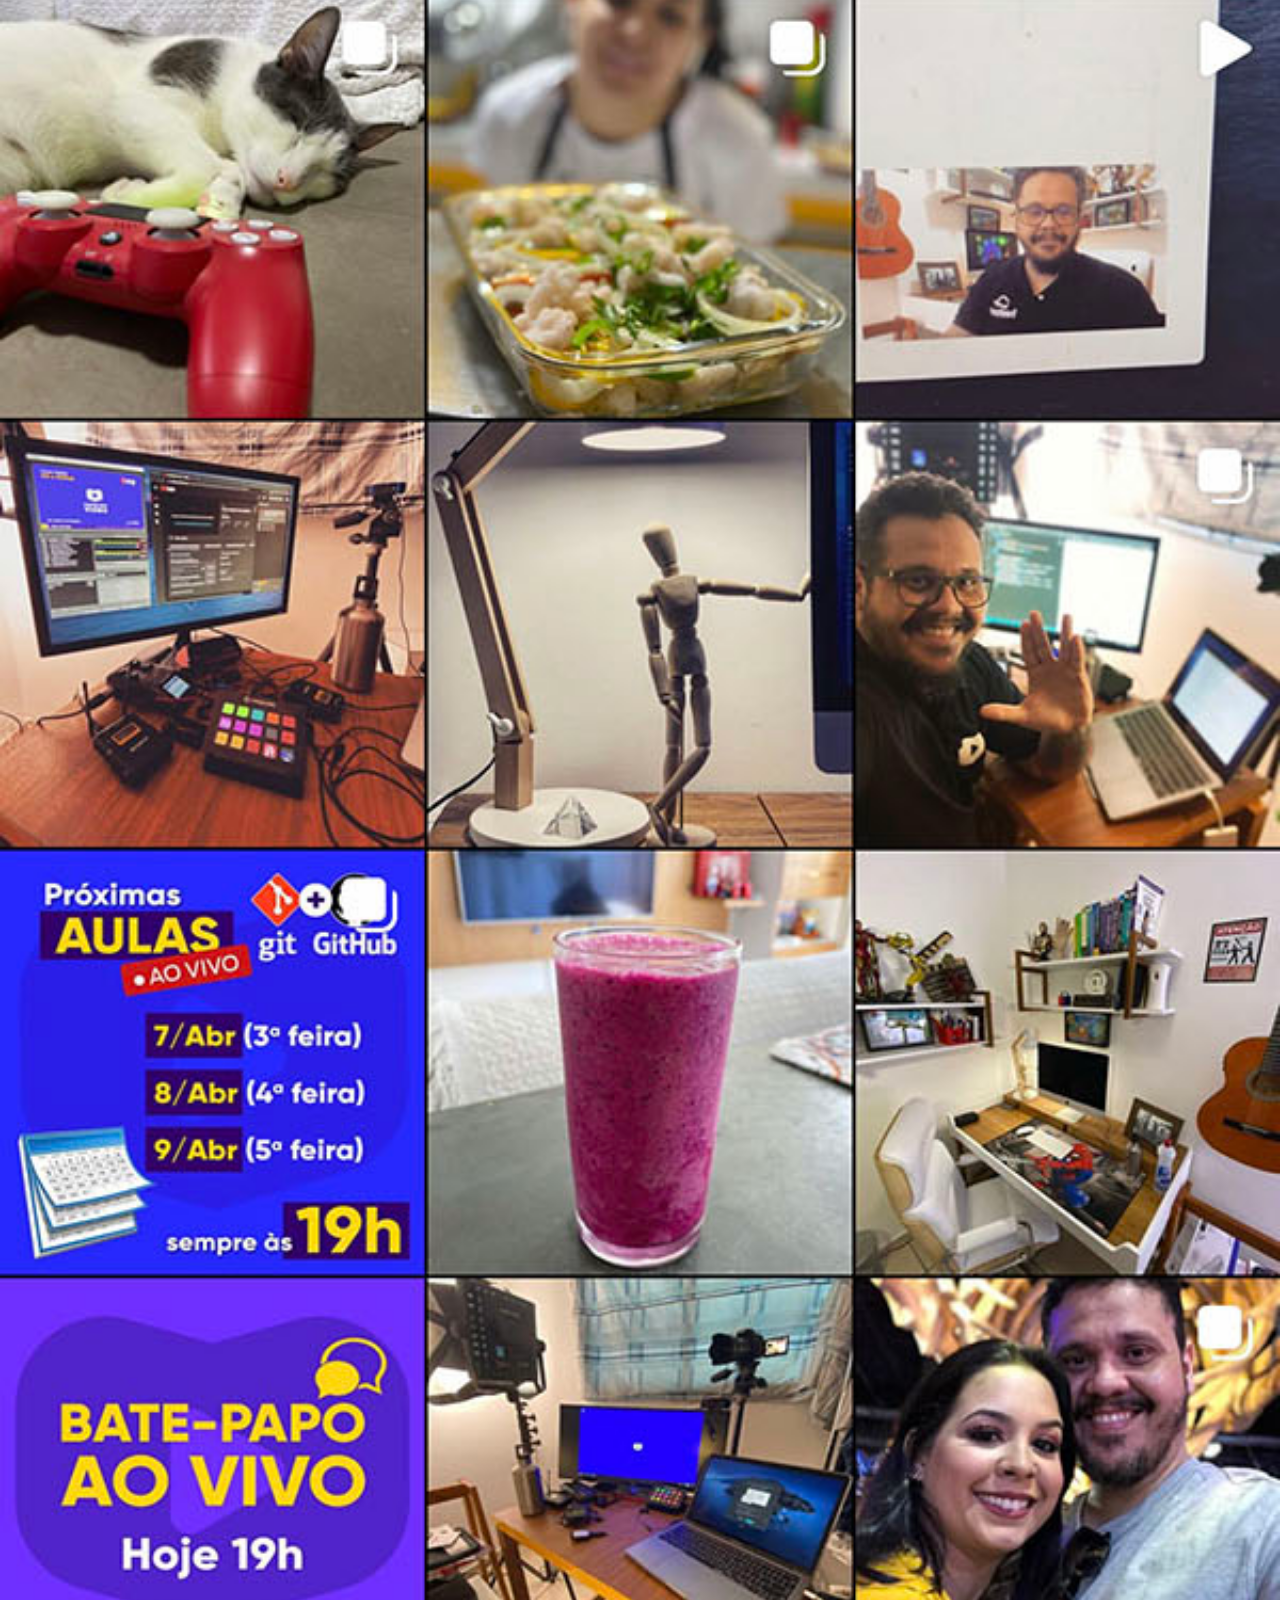
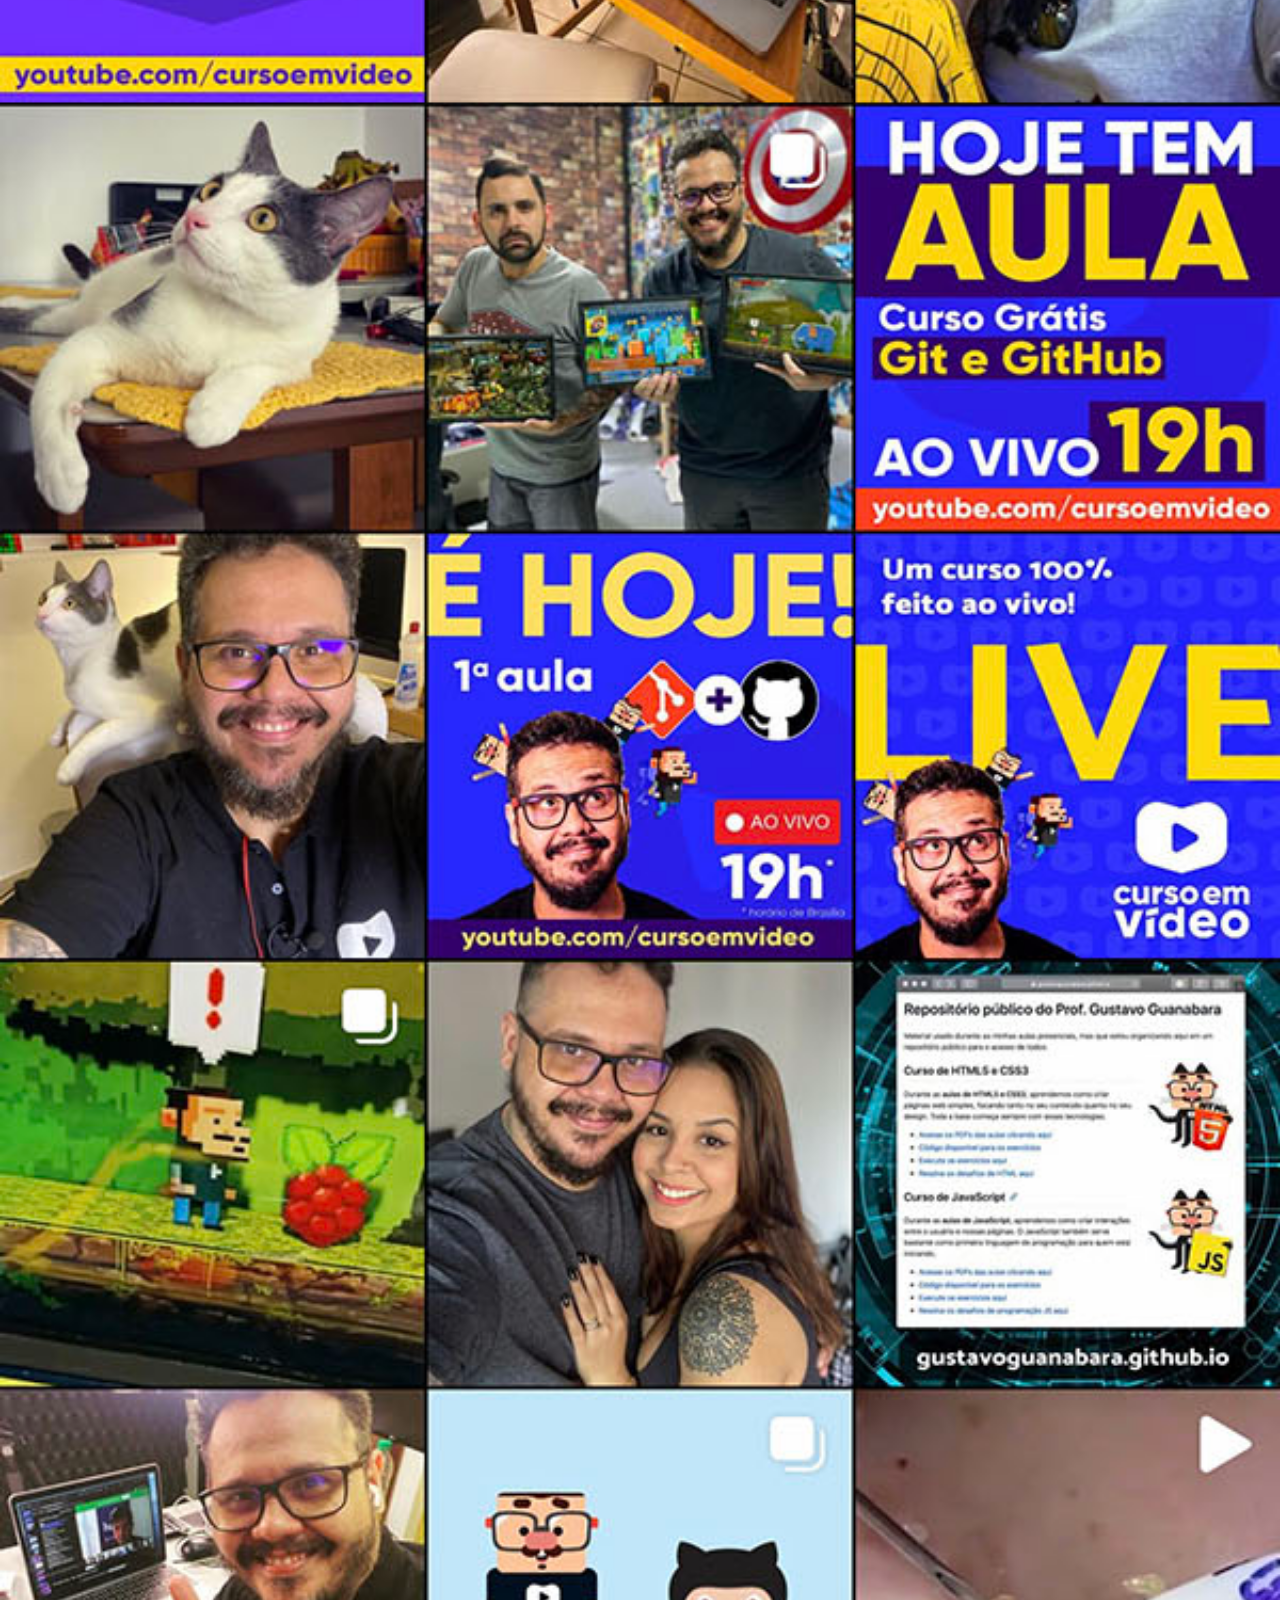
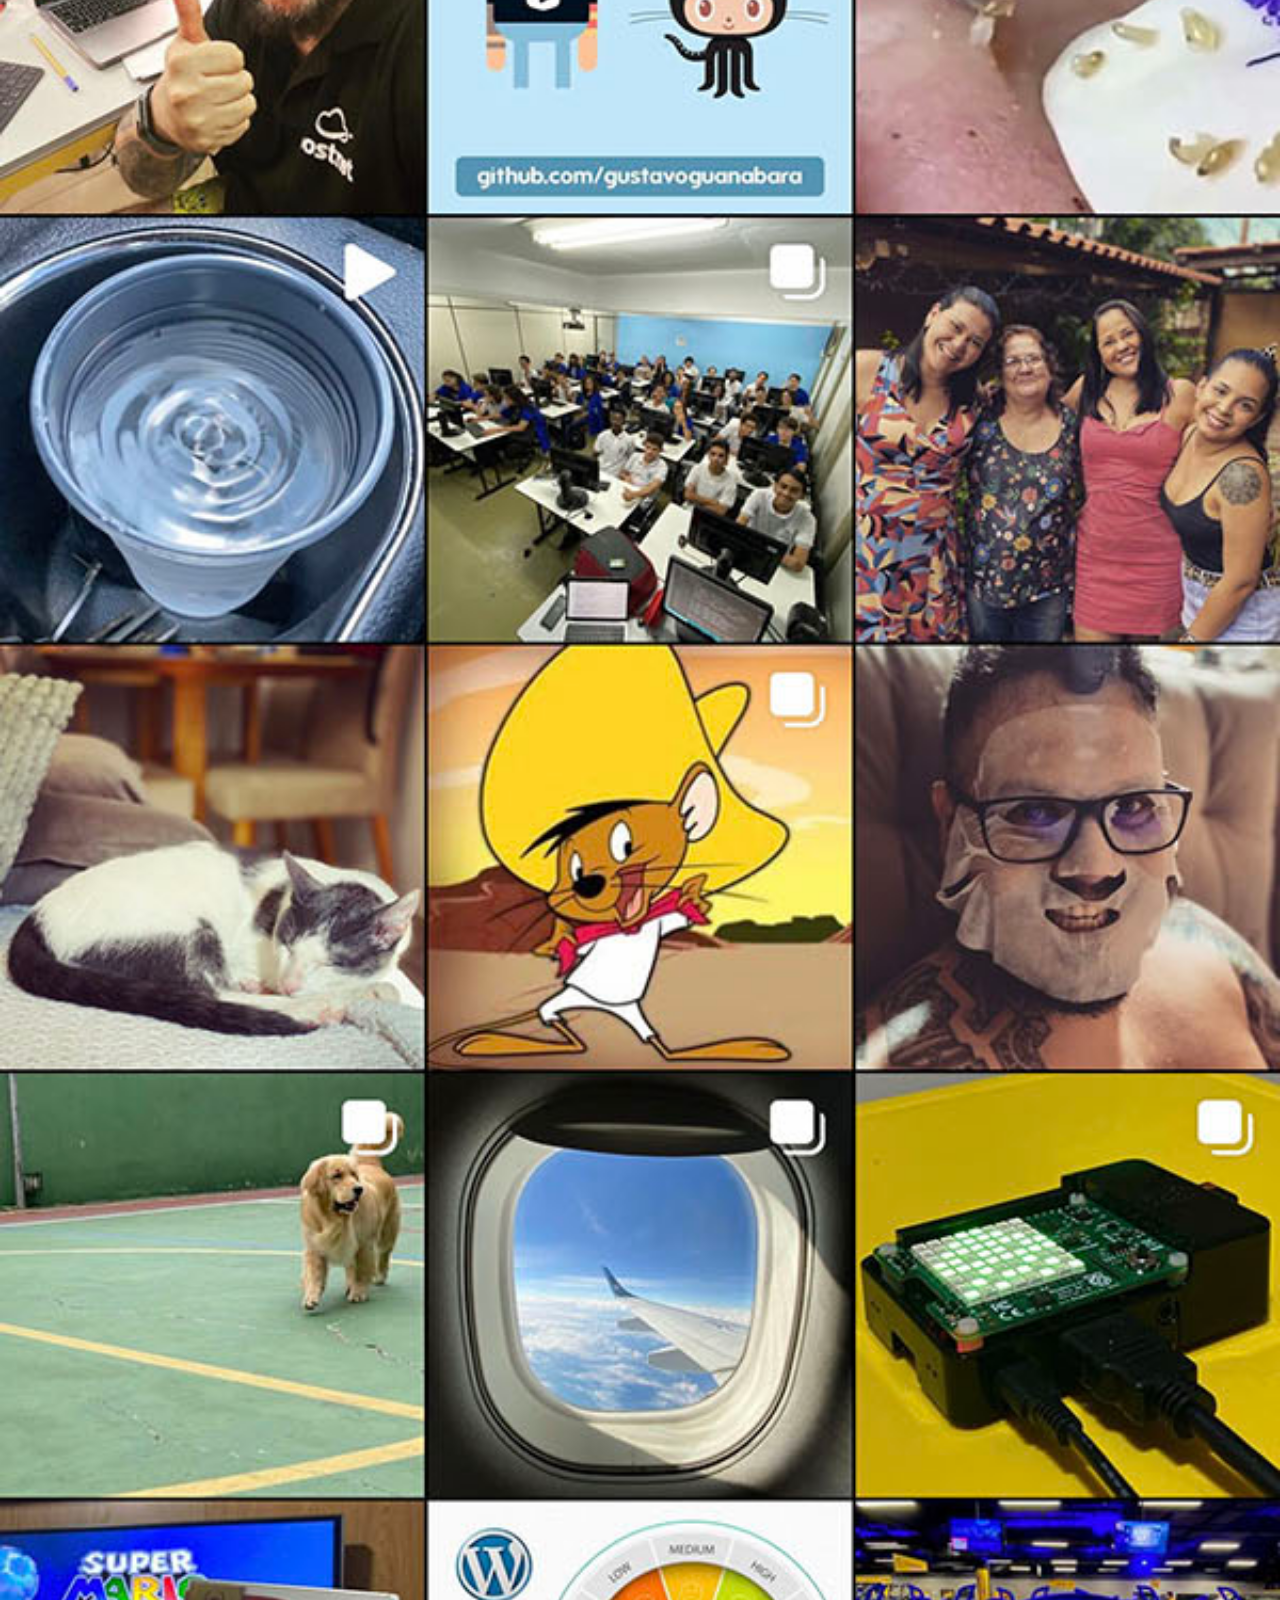
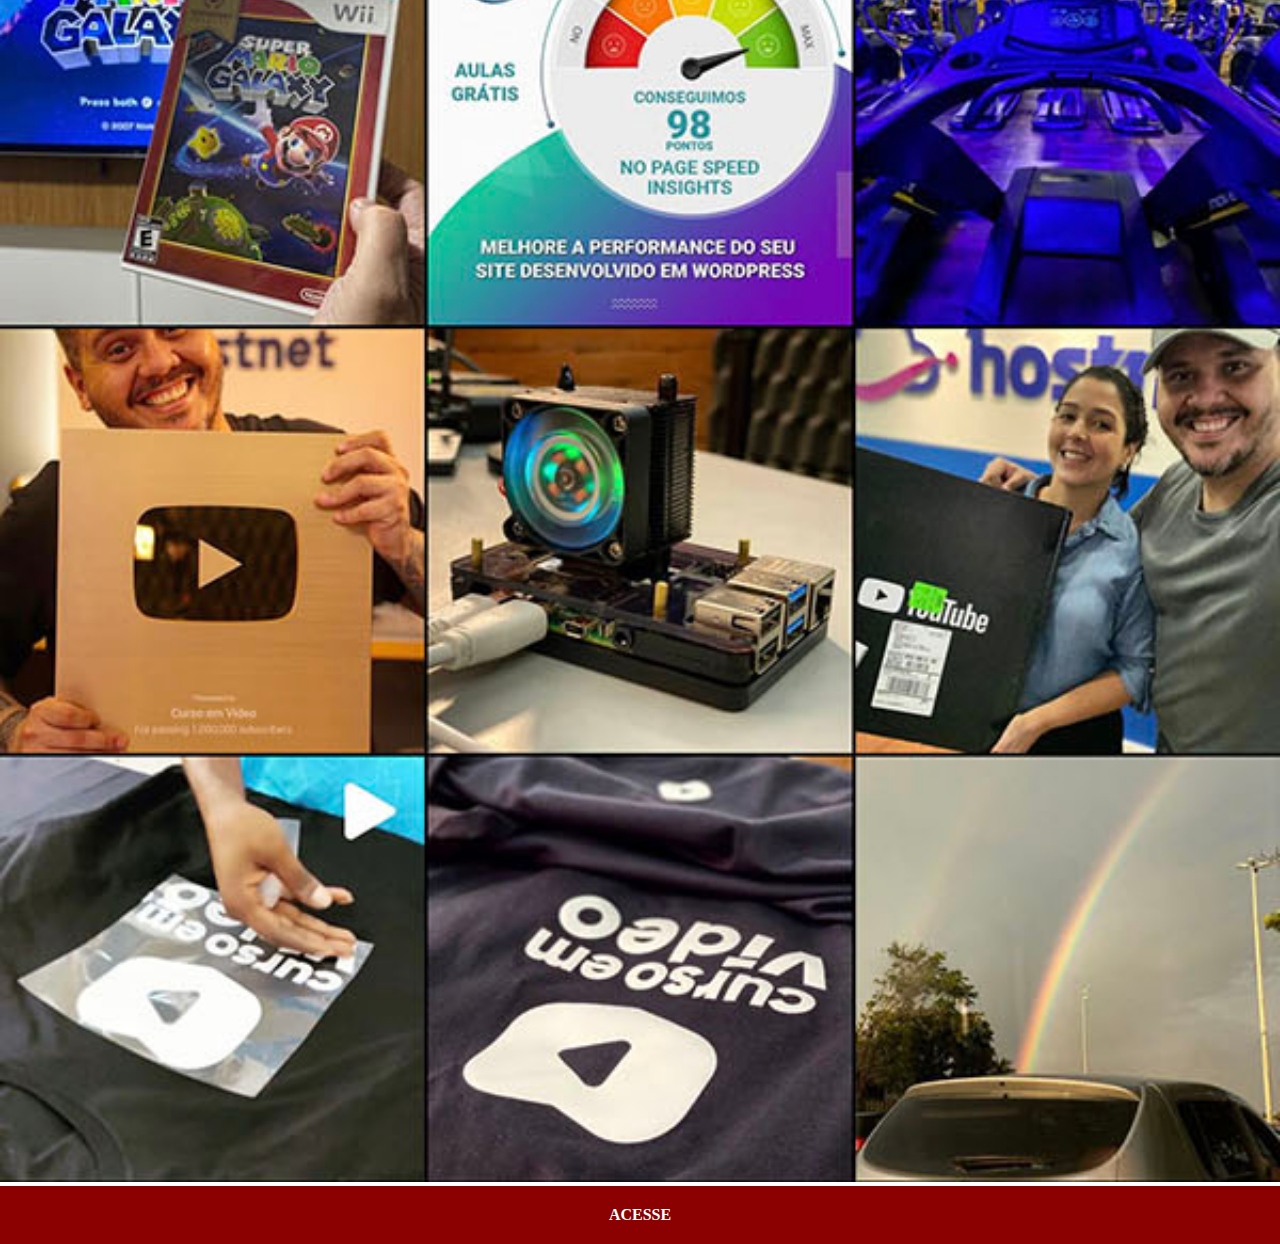
<file: instagram.html>
<!DOCTYPE html>
<html lang="pt-br">
<head>
    <meta charset="UTF-8">
    <meta http-equiv="X-UA-Compatible" content="IE=edge">
    <meta name="viewport" content="width=device-width, initial-scale=1.0">
    <title>Youtube</title>
    <link rel="stylesheet" href="estilos/social.css">
</head>
<body>
    <img src="imagens/tela-instagram.jpg" alt="">
    <a target="_blank" href="https://www.instagram.com">ACESSE</a>
</body>
</html>
</file>
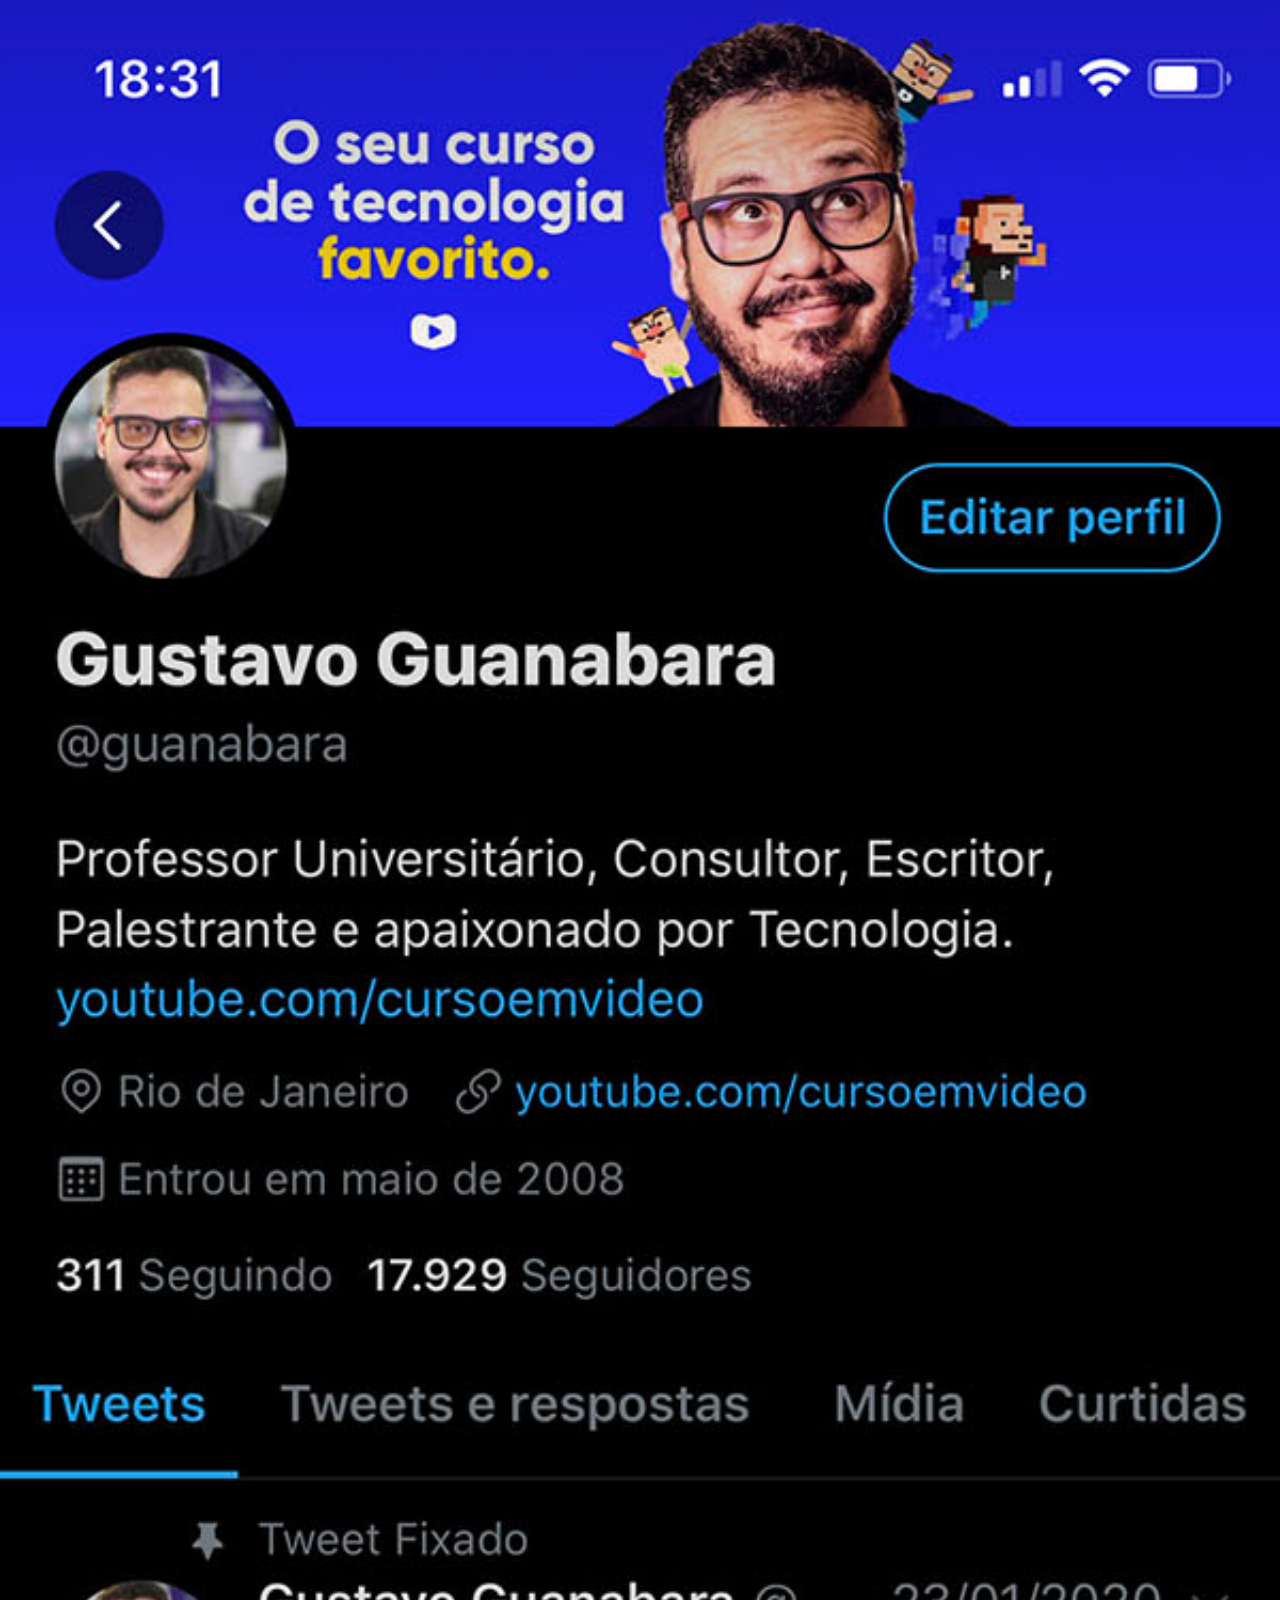
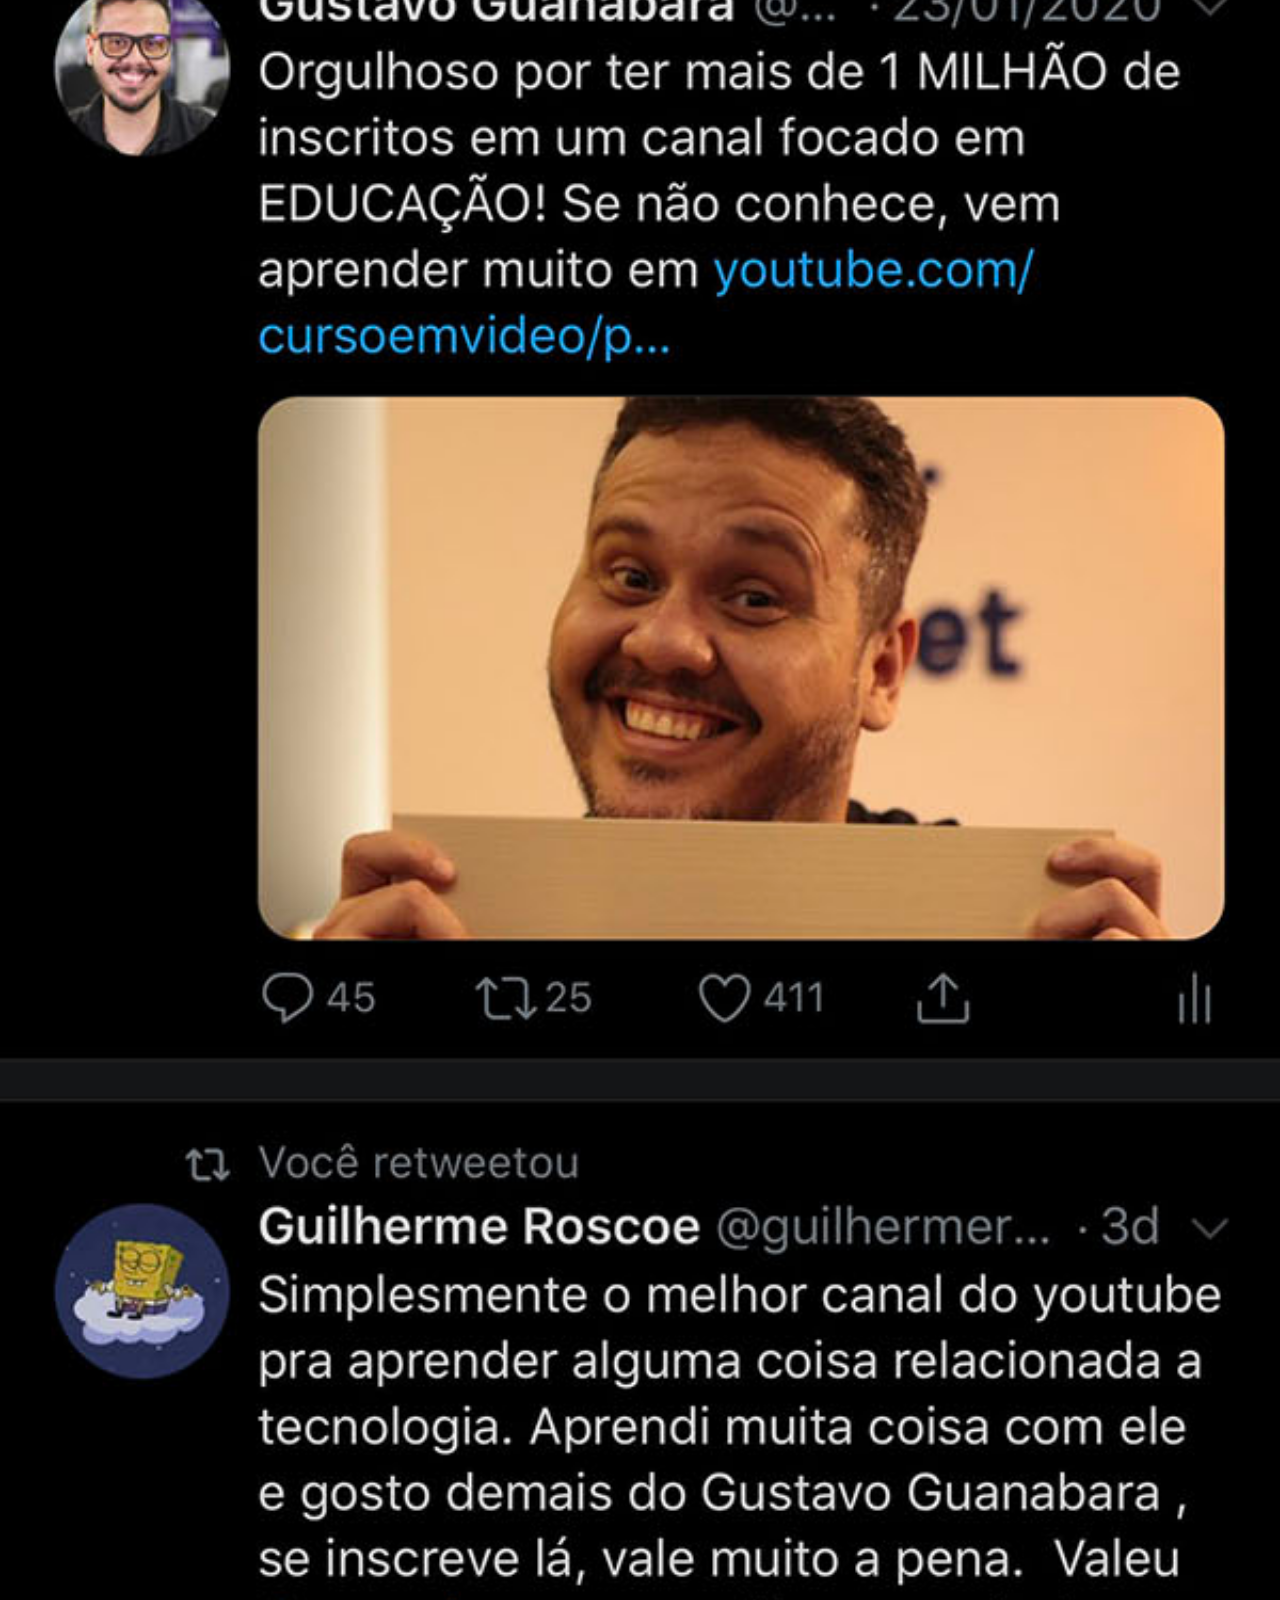
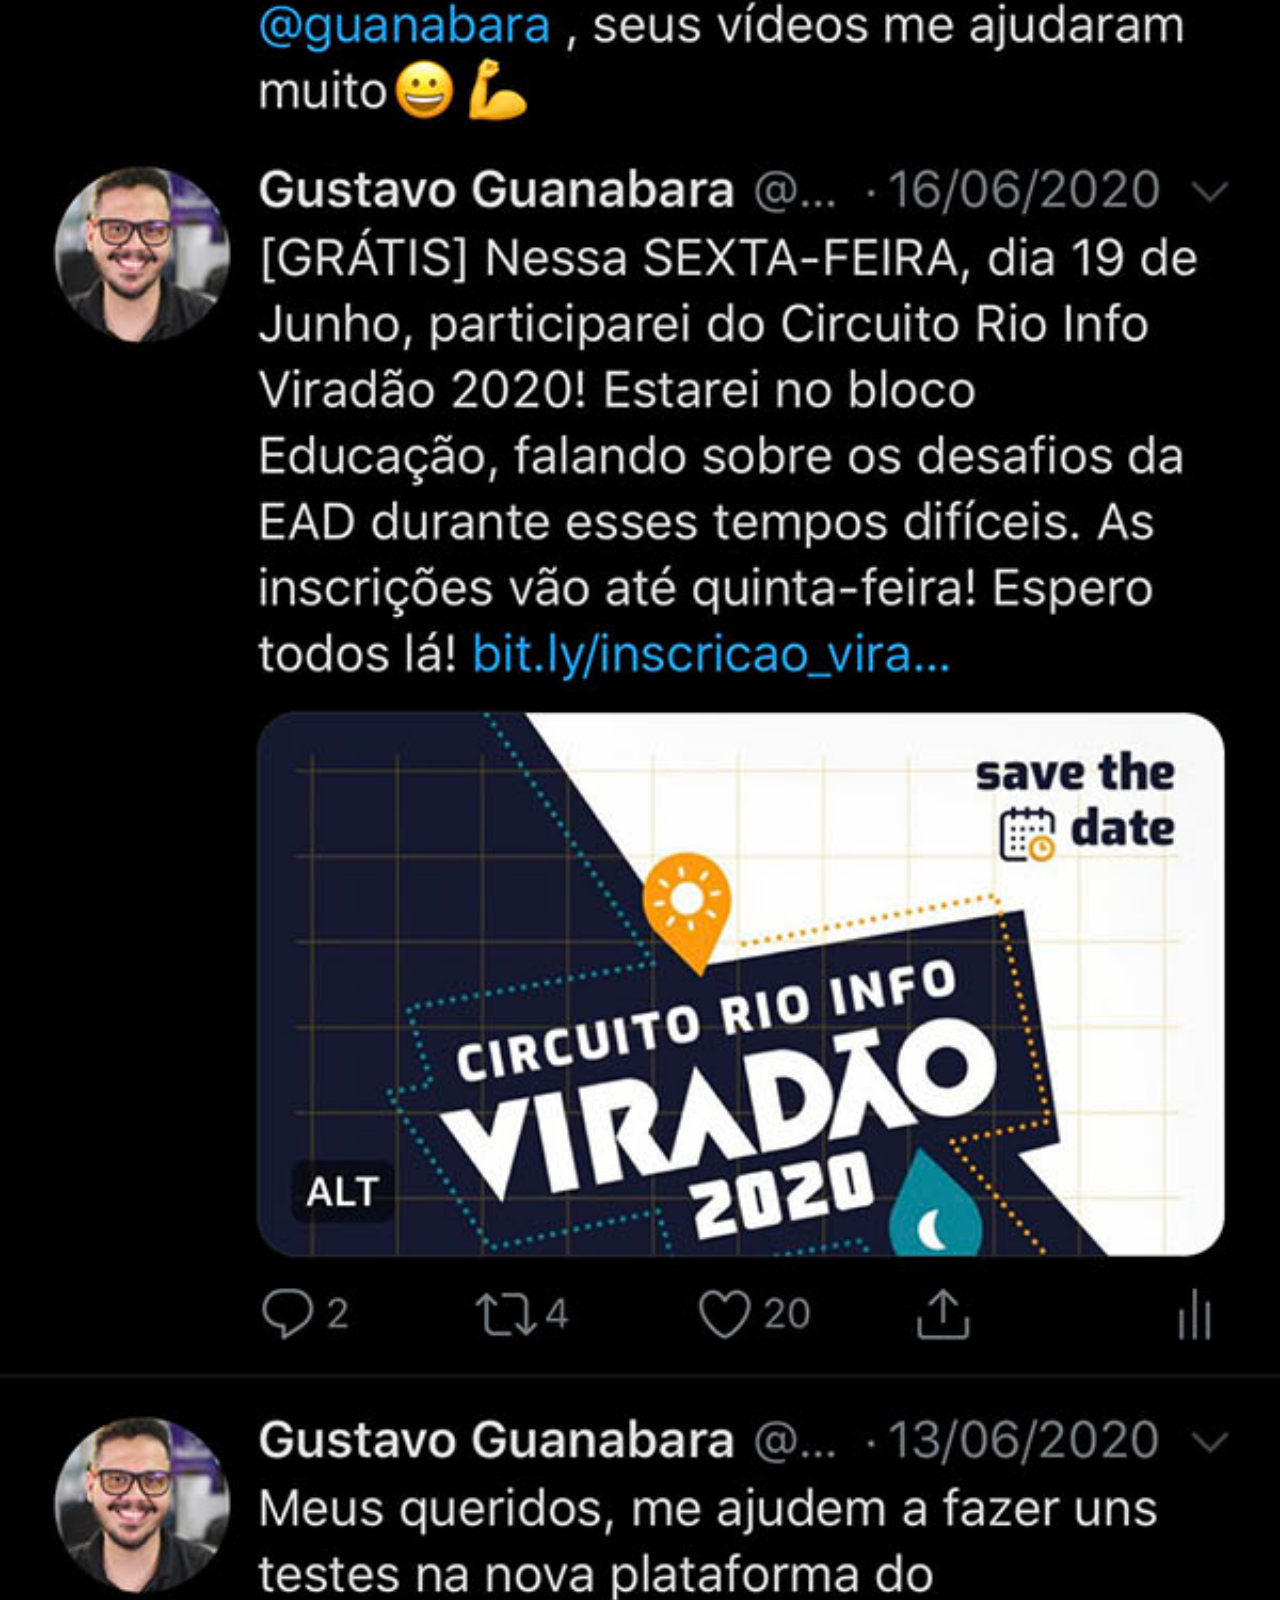
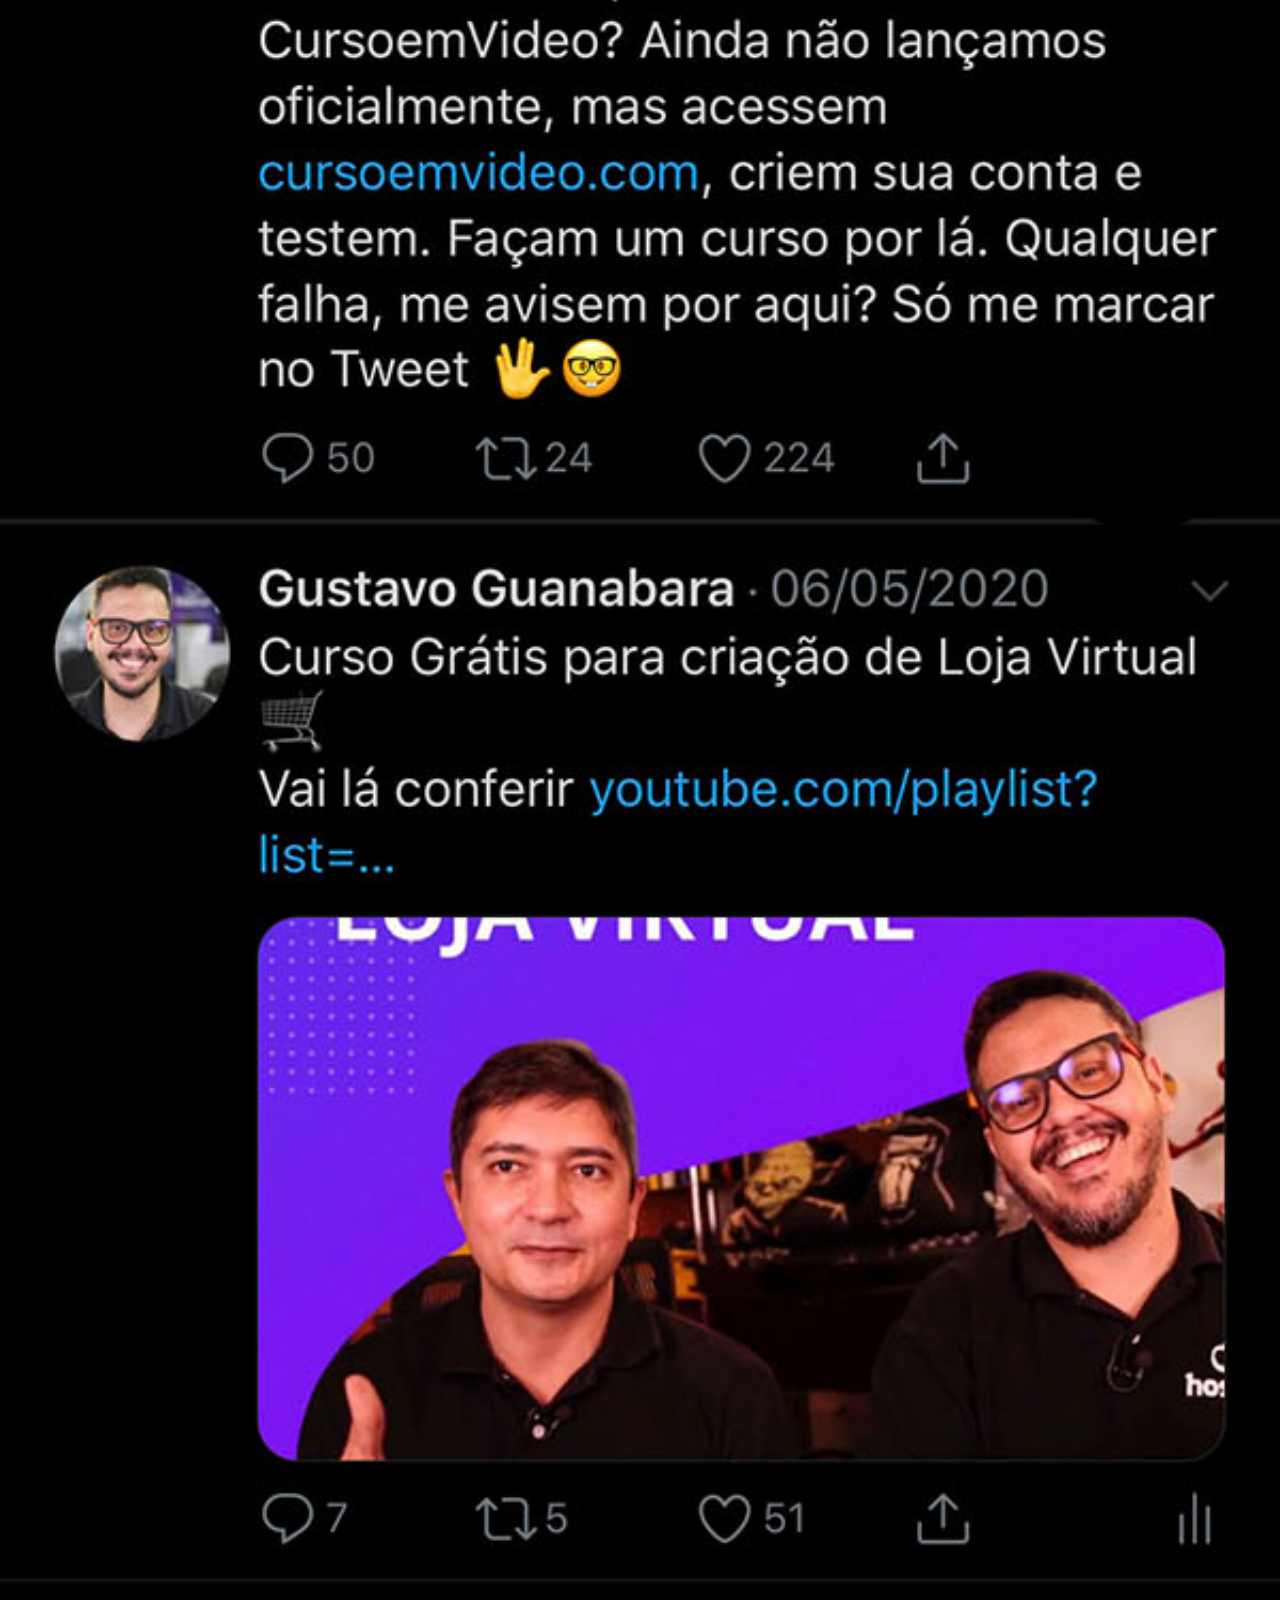
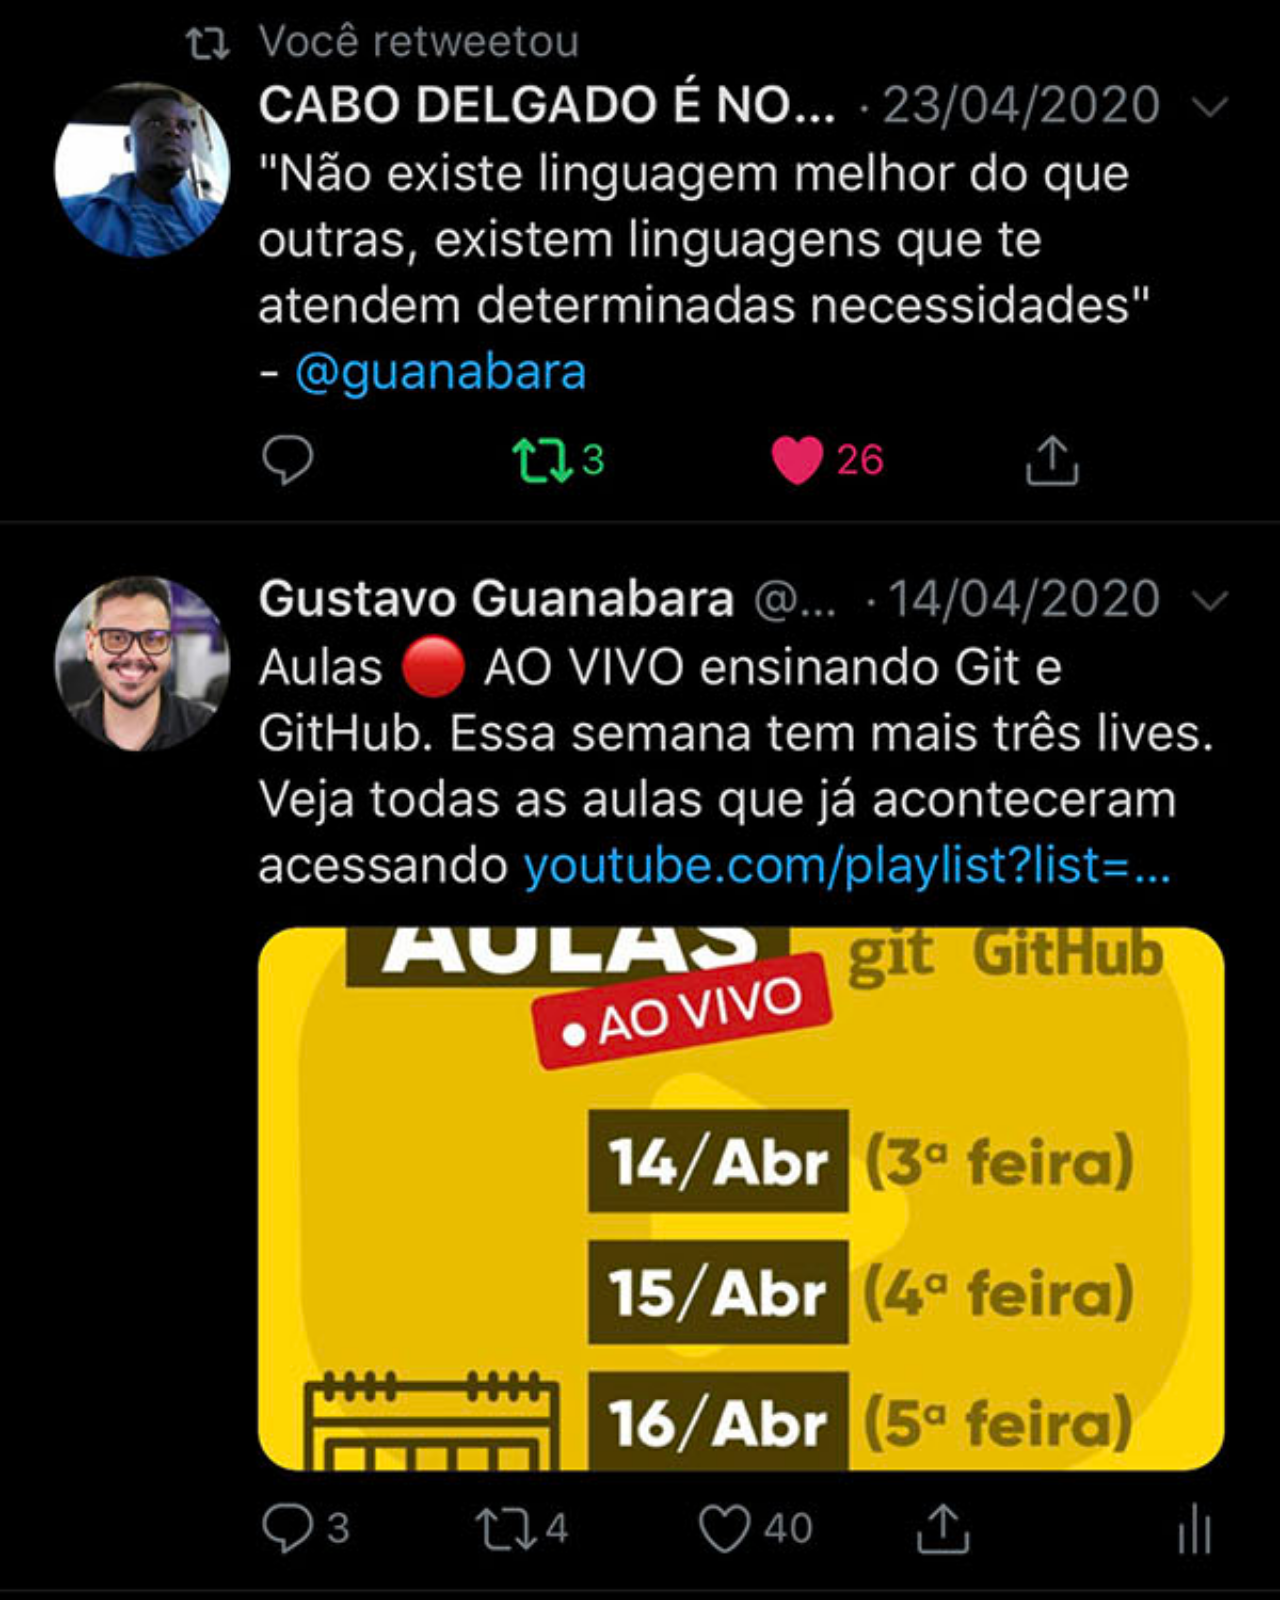
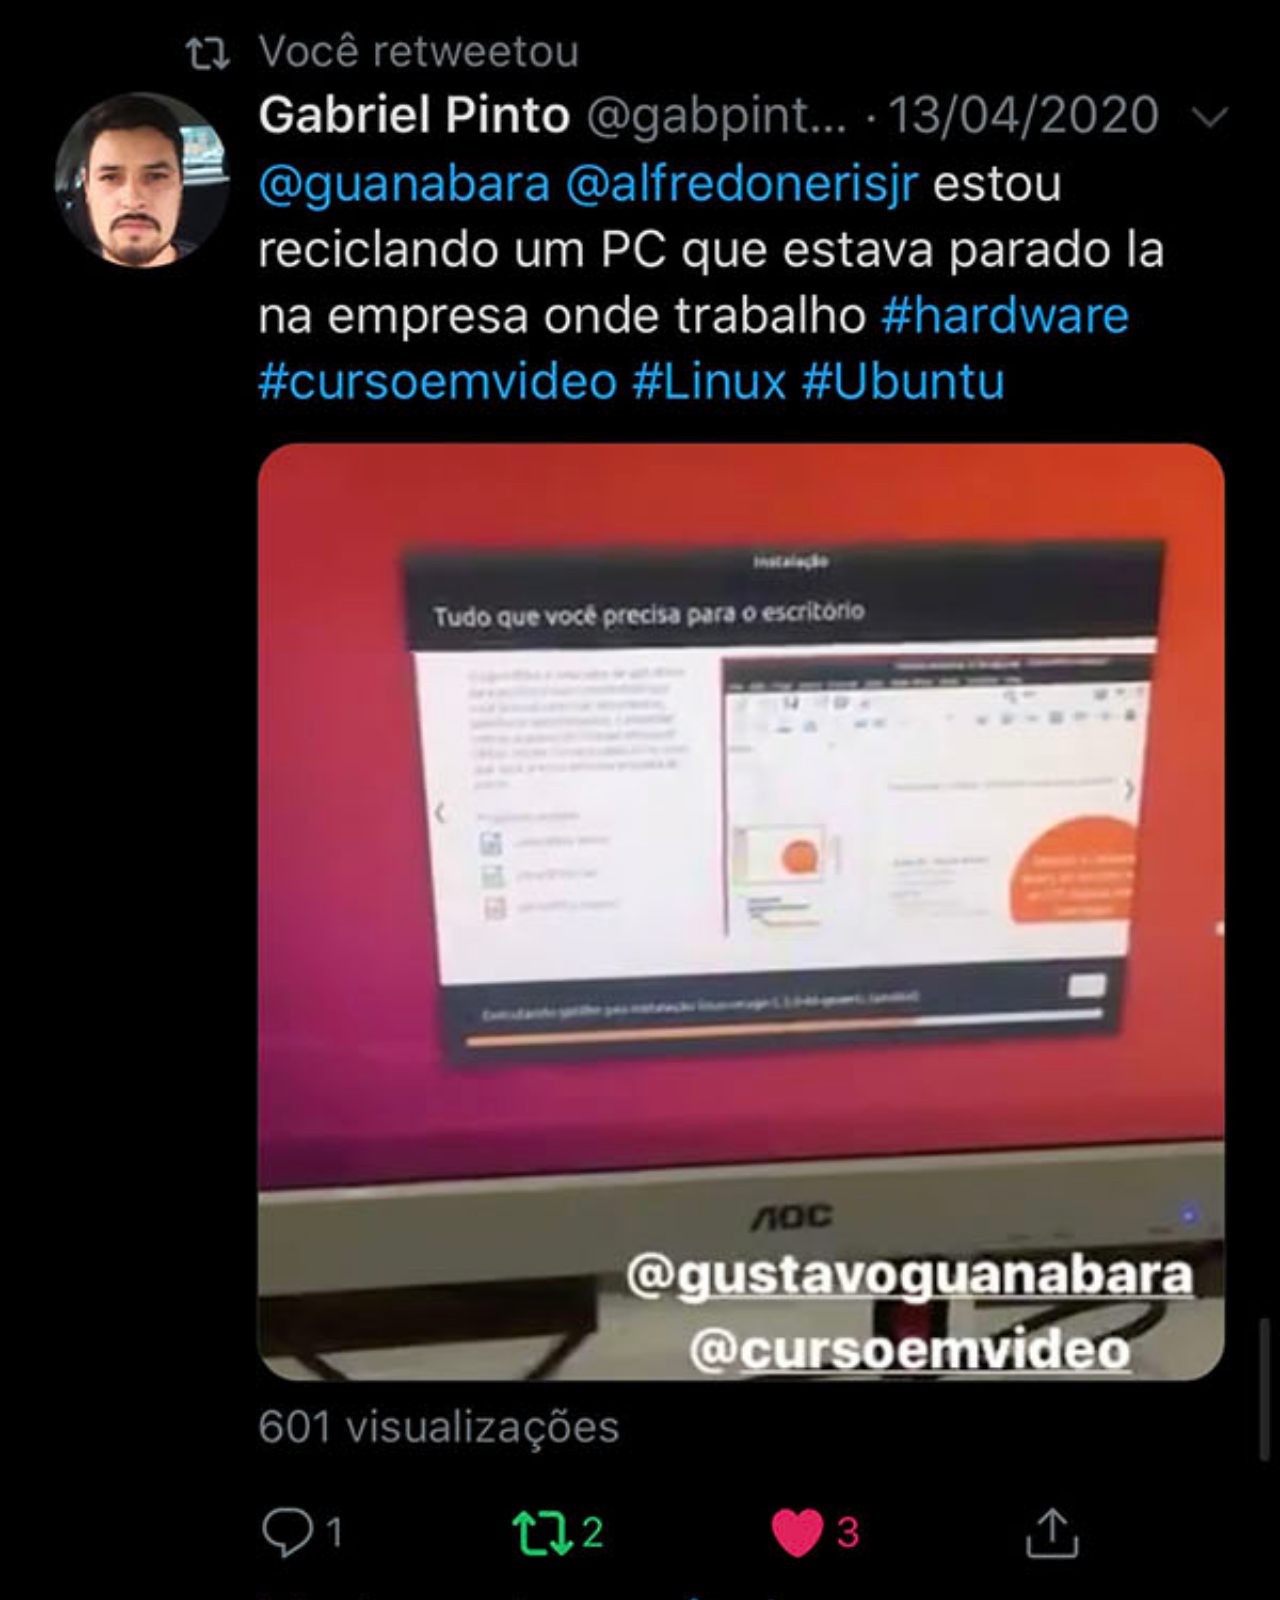
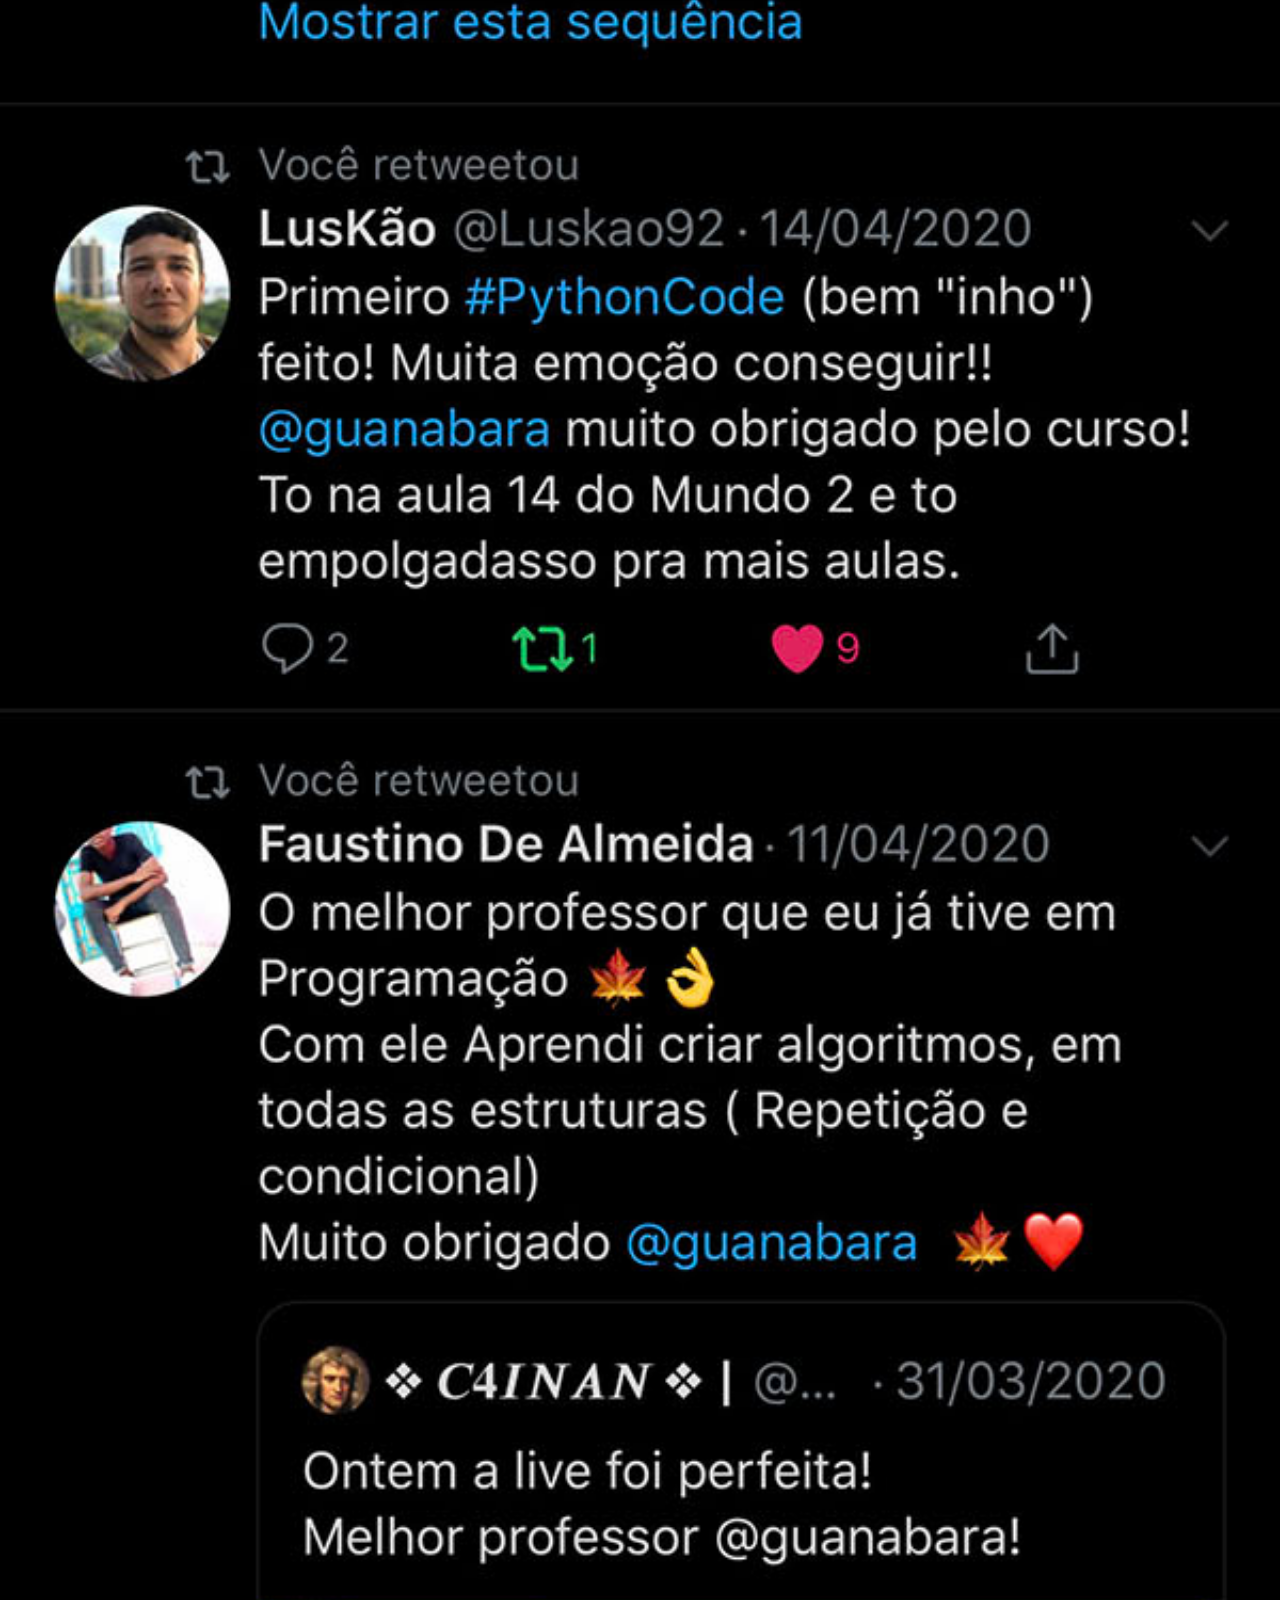
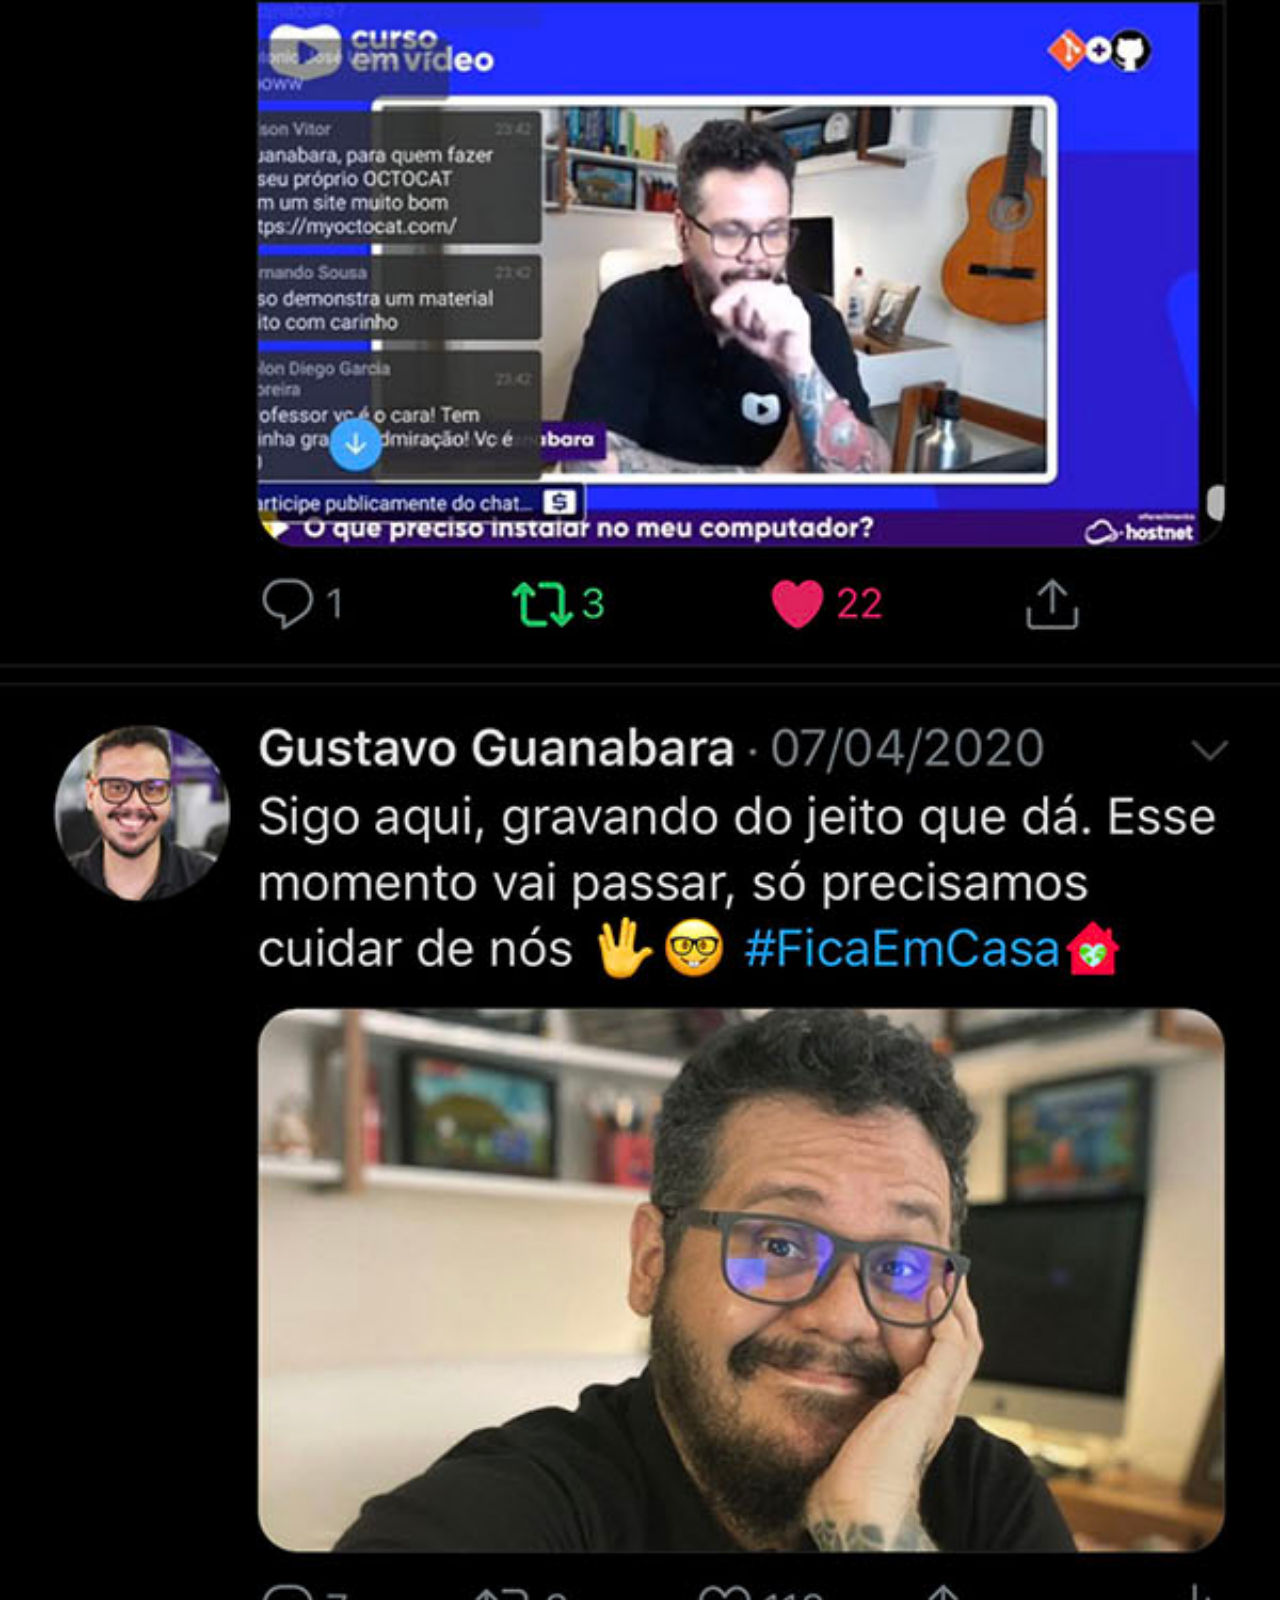
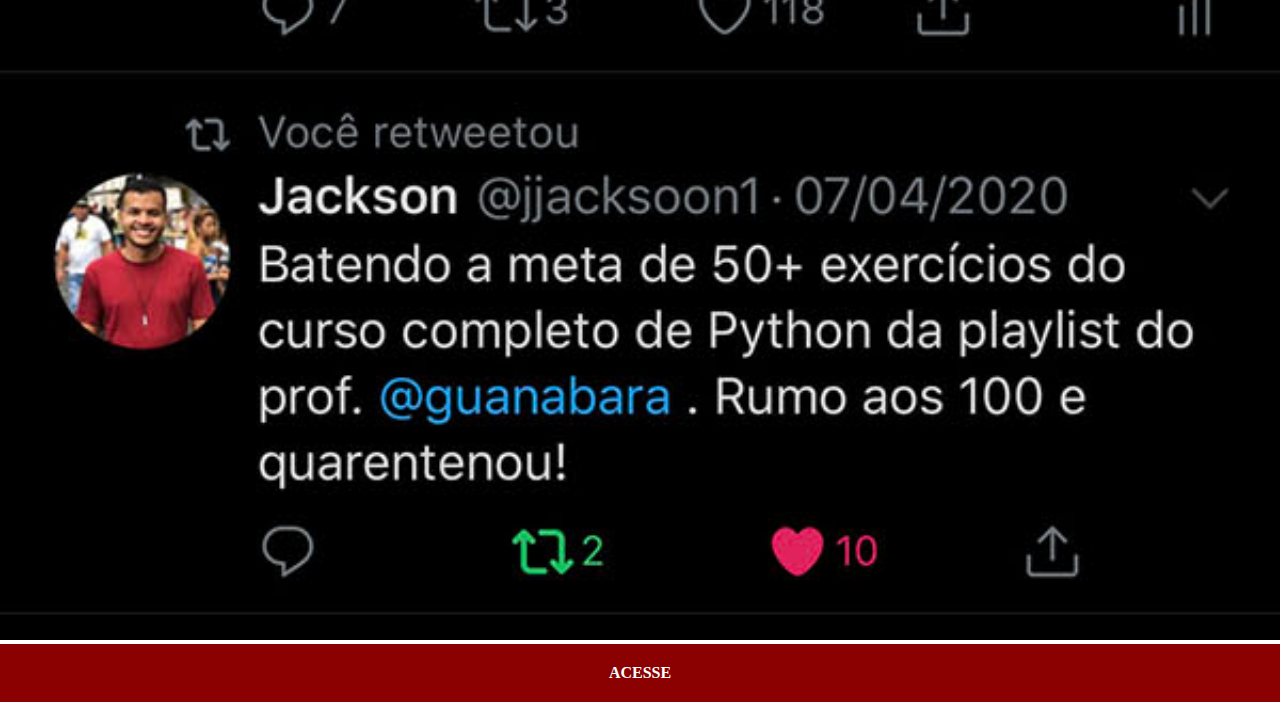
<file: twitter.html>
<!DOCTYPE html>
<html lang="pt-br">
<head>
    <meta charset="UTF-8">
    <meta http-equiv="X-UA-Compatible" content="IE=edge">
    <meta name="viewport" content="width=device-width, initial-scale=1.0">
    <title>Youtube</title>
    <link rel="stylesheet" href="estilos/social.css">
</head>
<body>
    <img src="imagens/tela-twitter.jpg" alt="">
    <a target="_blank" href="https://www.twitter.com">ACESSE</a>
</body>
</html>
</file>
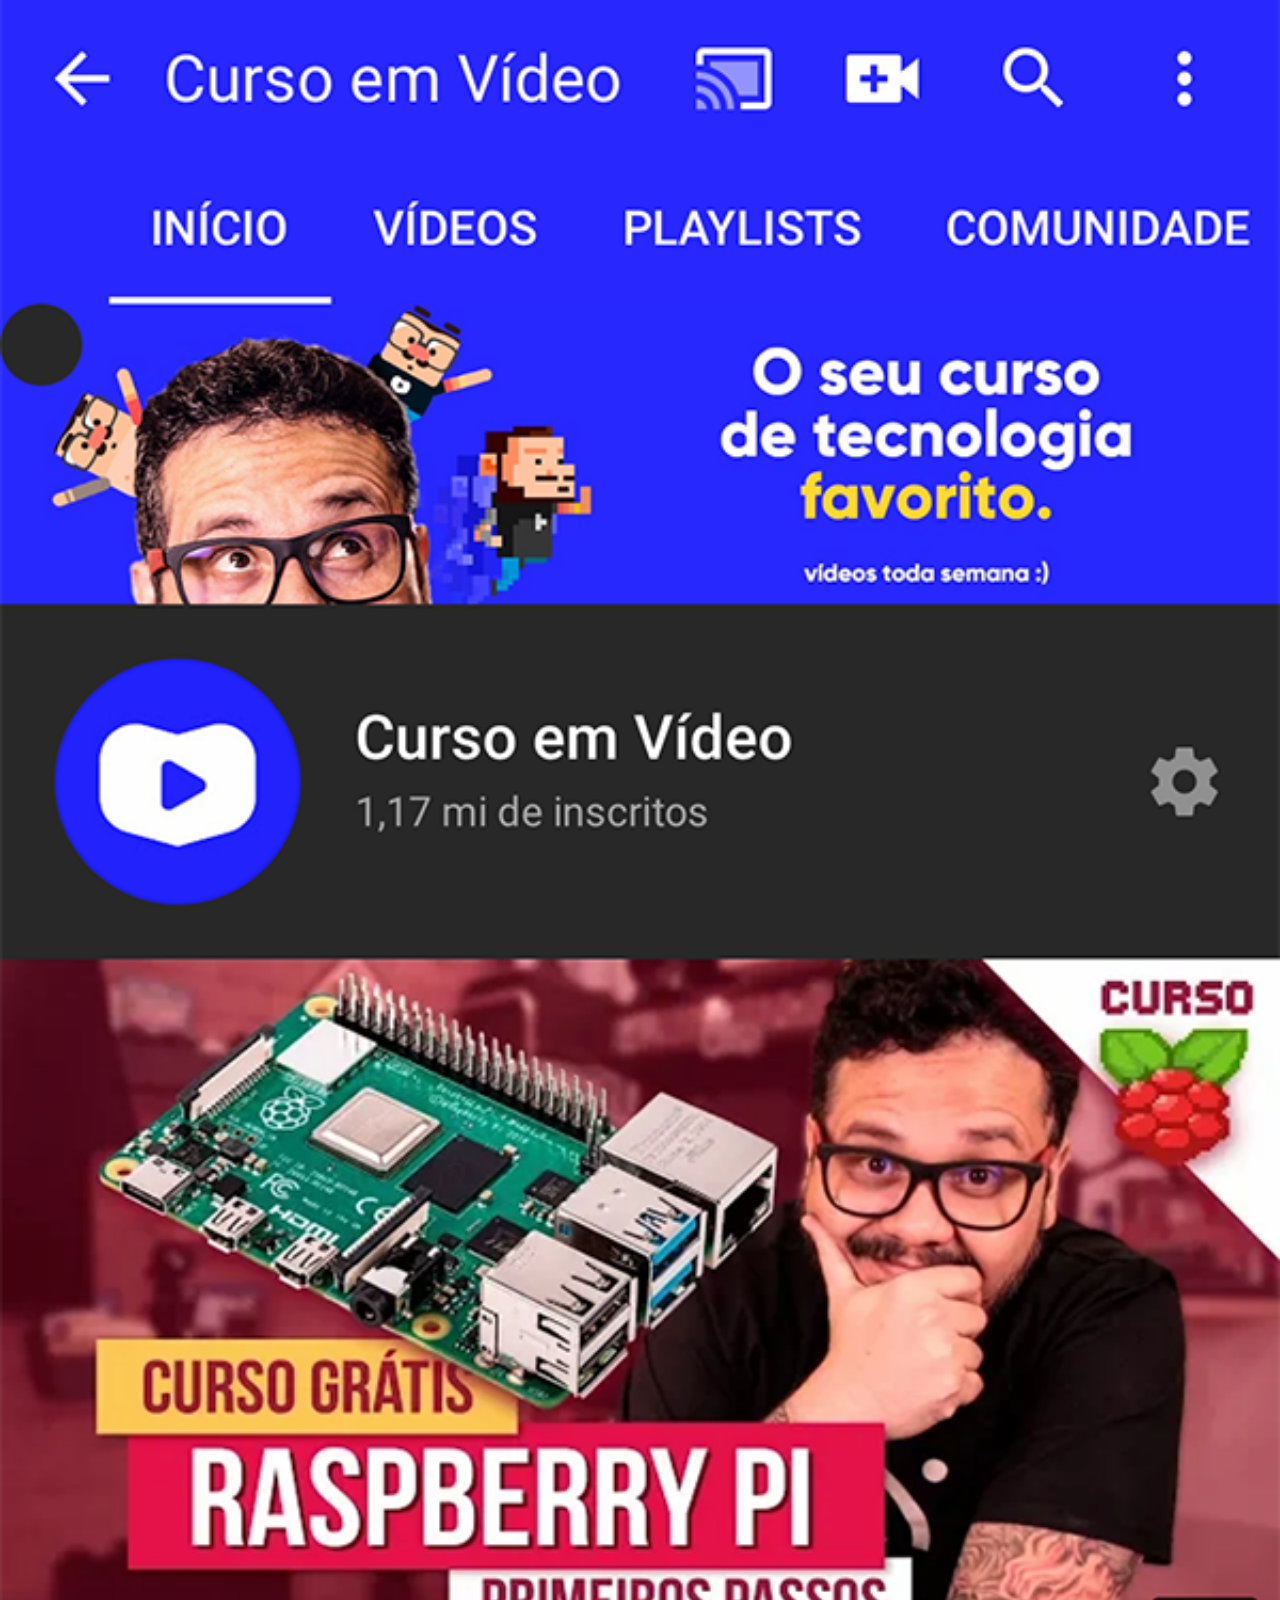
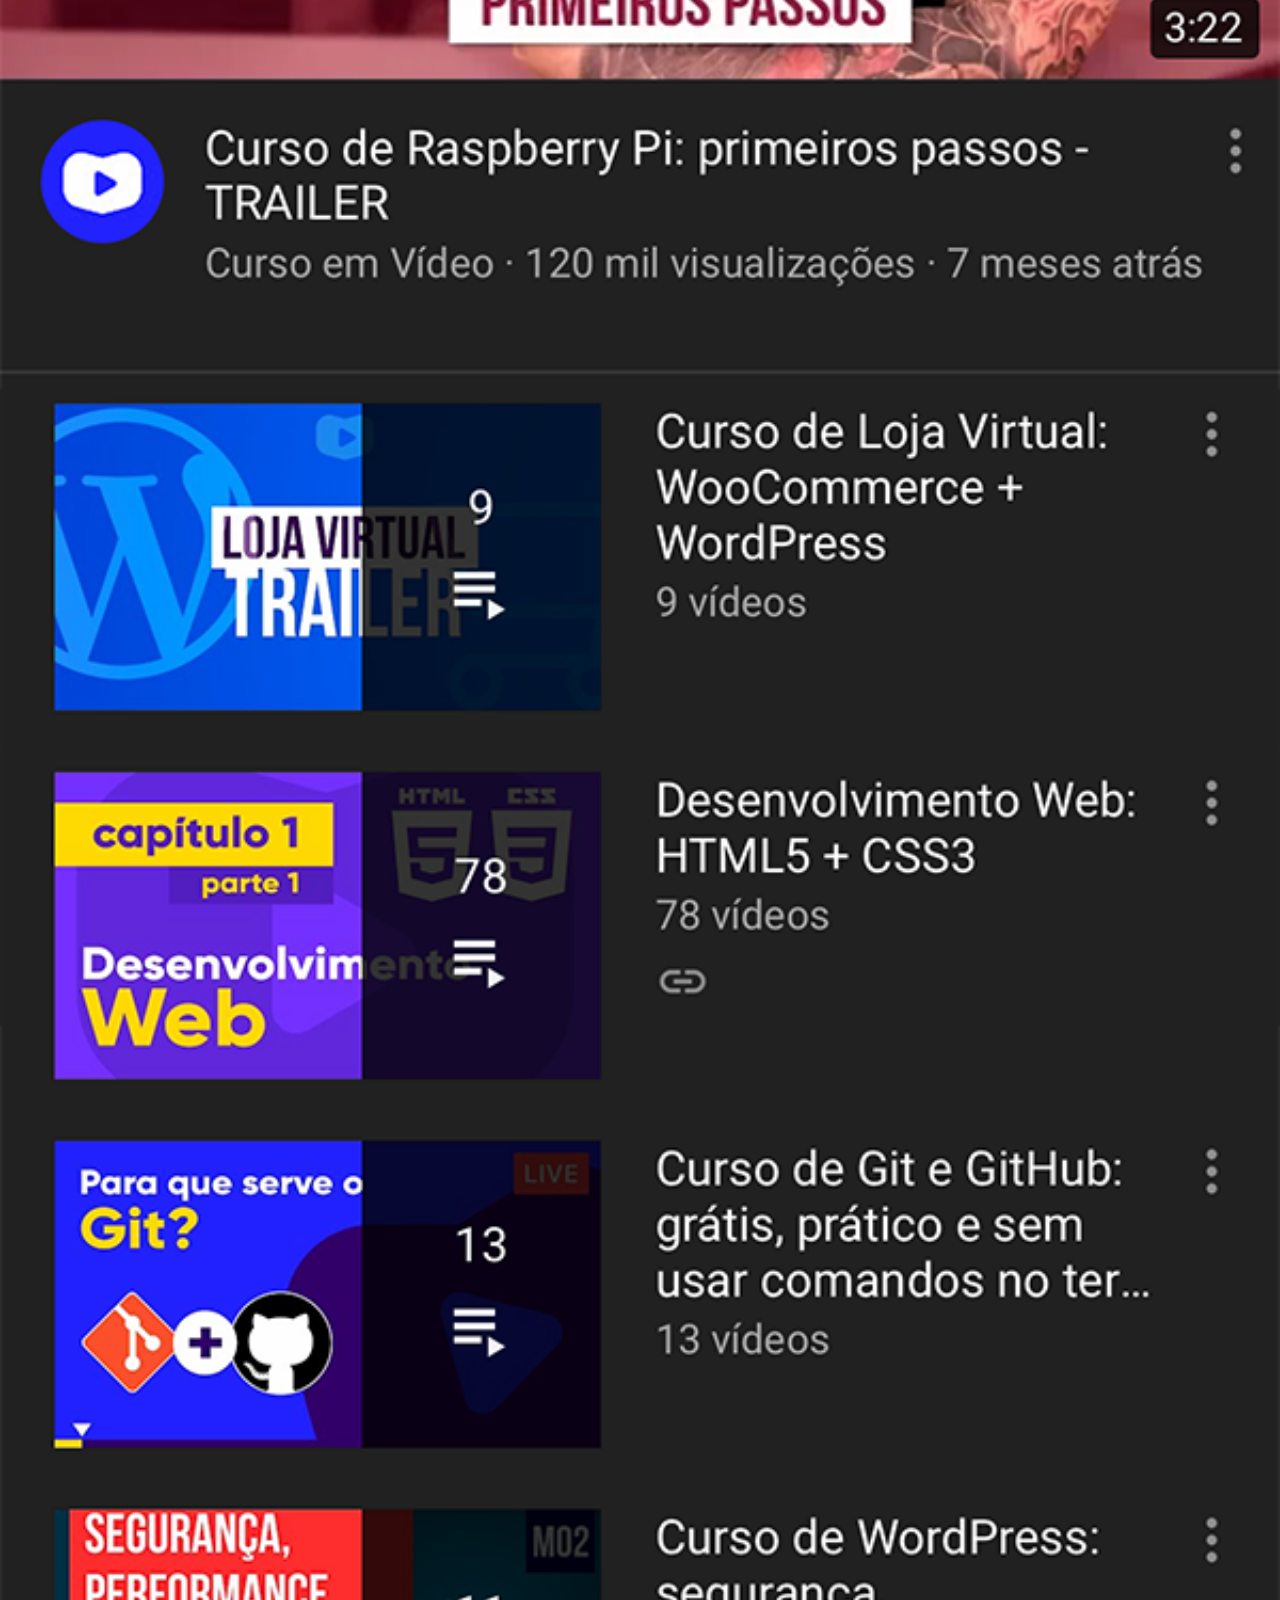
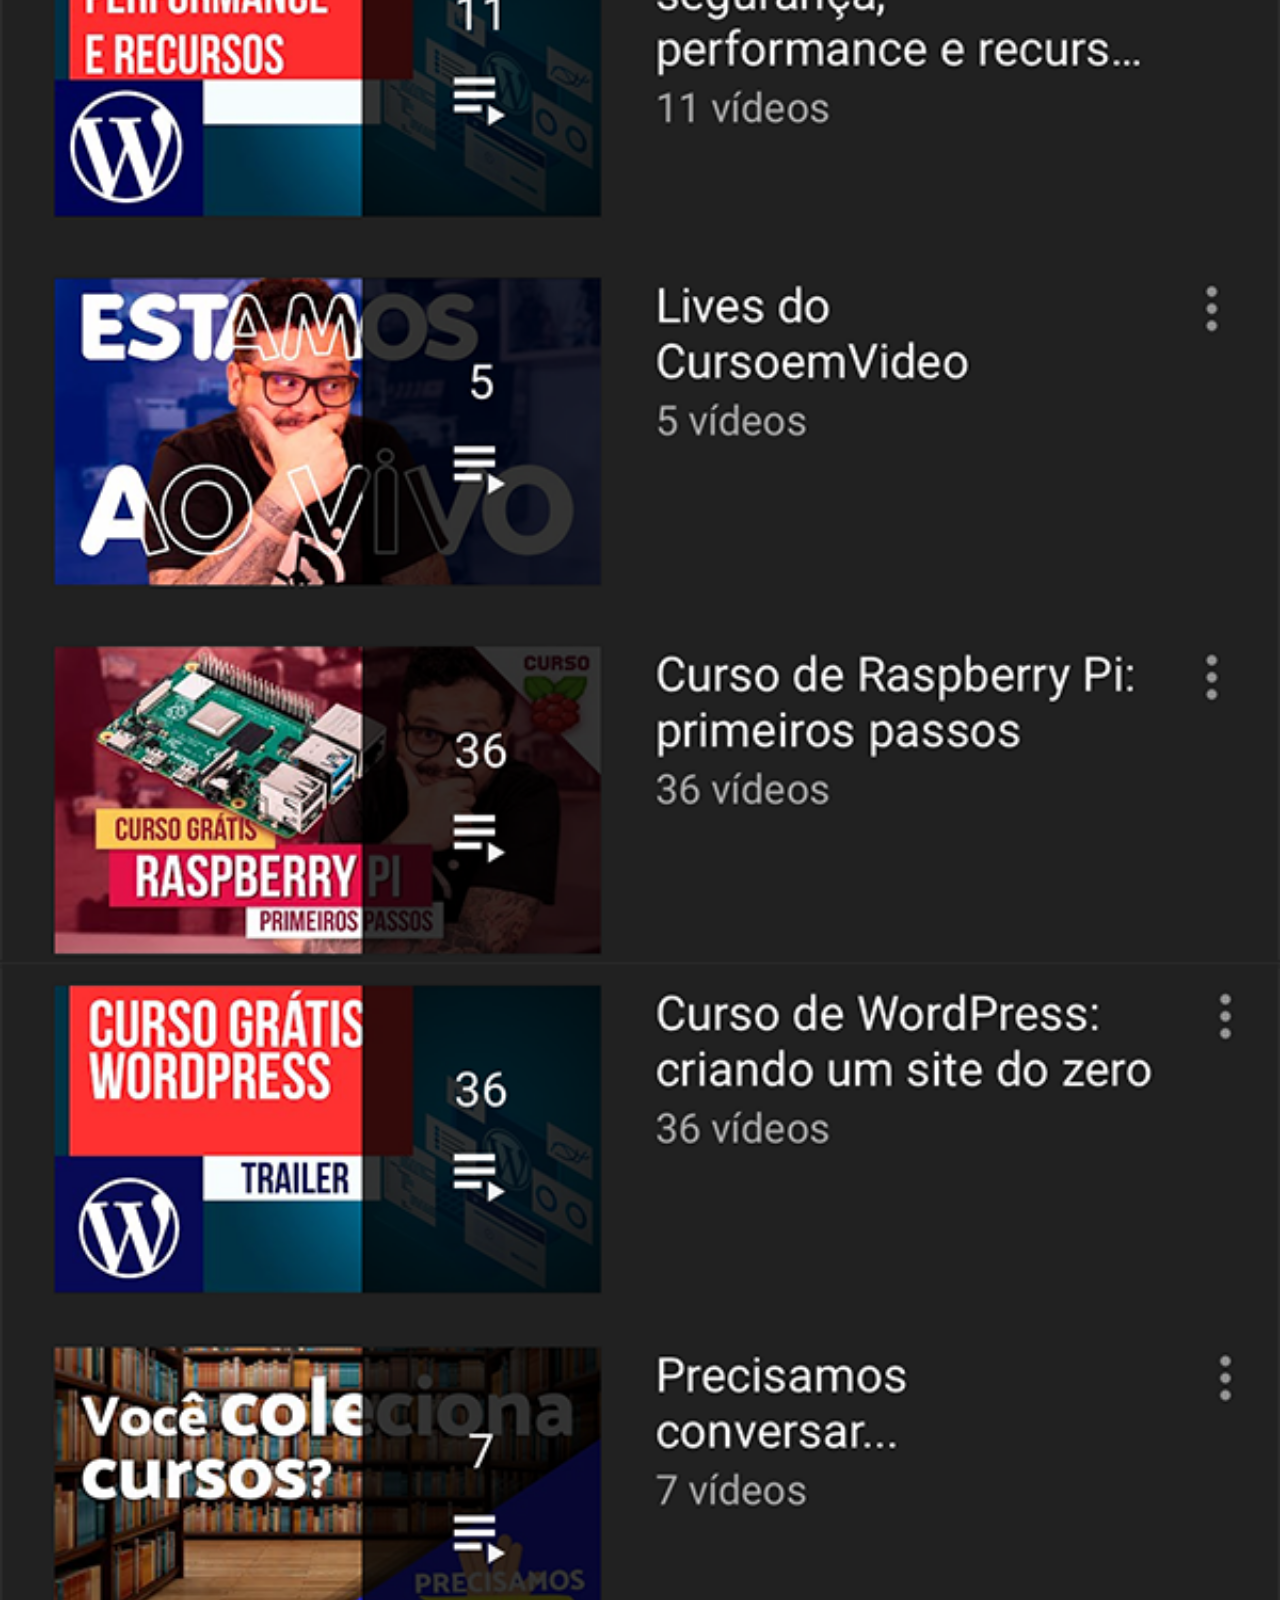
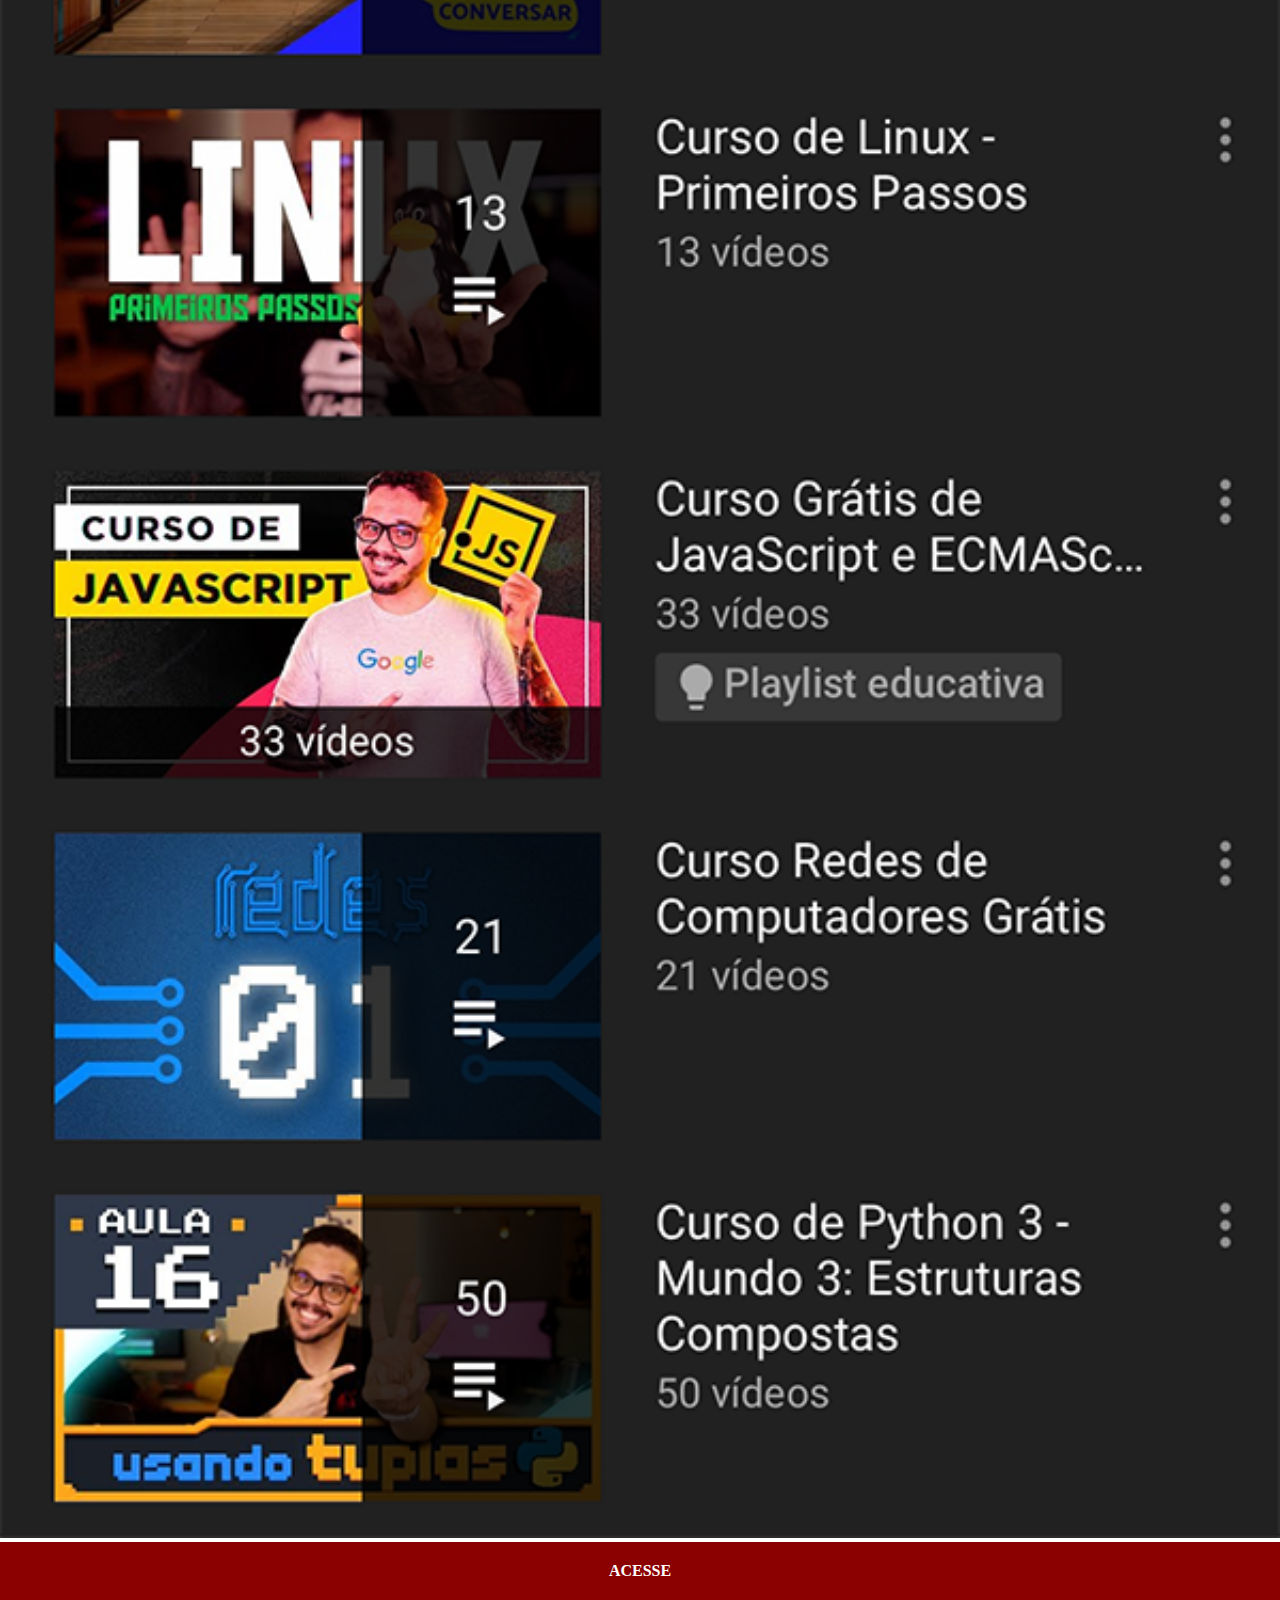
<file: youtube.html>
<!DOCTYPE html>
<html lang="pt-br">
<head>
    <meta charset="UTF-8">
    <meta http-equiv="X-UA-Compatible" content="IE=edge">
    <meta name="viewport" content="width=device-width, initial-scale=1.0">
    <title>Youtube</title>
    <link rel="stylesheet" href="estilos/social.css">
</head>
<body>
    <img src="imagens/tela-youtube.png  " alt="">
    <a target="_blank" href="https://www.youtube.com">ACESSE</a>
</body>
</html>
</file>
<file: estilos/style.css>
@charset "UTF-8";

*{
    margin: 0px;
    padding: 0px;
    font-family: Arial, Helvetica, sans-serif;
}

html, body{
    height: 100vh;
    width: 100vw;
    background: url(../imagens/fundo-madeira.jpg) no-repeat top center;
    background-attachment: fixed;
    background-size: cover;
}

main{
    position: relative;
    height: 100vh;
}

section#telefone{
    position: absolute;
    top: 50%;
    left: 50%;
    transform: translate(-50%, -50%);

    height: 627px;
    width: 311px;
    background:url(../imagens/frame-iphone.png) no-repeat ;
}

iframe#tela{
    position: relative;
    top: 80px;
    left: 22px;
    width: 268px;
    height: 471px;
}

section#redes-sociais{
    text-align: right;
}

section#redes-sociais img{
    width: 50px;
    margin: 10px;
    border-radius: 50%;
    box-shadow: 2px 2px 5px rgba(0, 0, 0, 0.432);
    box-sizing: border-box;

}

section#redes-sociais img:hover{
    border: 2px solid rgba(255, 255, 255, 0.781);
    transform: translate(-3px, -3px);
    box-shadow: 5px 5px 10px rgba(0, 0, 0, 0.603);
    transition:  0.25s;
}
</file>
<file: estilos/social.css>
@charset "UTF-8";

*{
    margin: 0px;
    padding: 0px;
}

::-webkit-scrollbar{
    width: 0px;
    height: 0px;
}
img{
    width: 100vw;
}
a{
    display: block;
    background-color: darkred;
    padding: 20px;
    color: white;
    text-align: center;
    font-weight: bolder;
    text-decoration: none;
}

a:hover{
    background-color: red;
}
</file>
